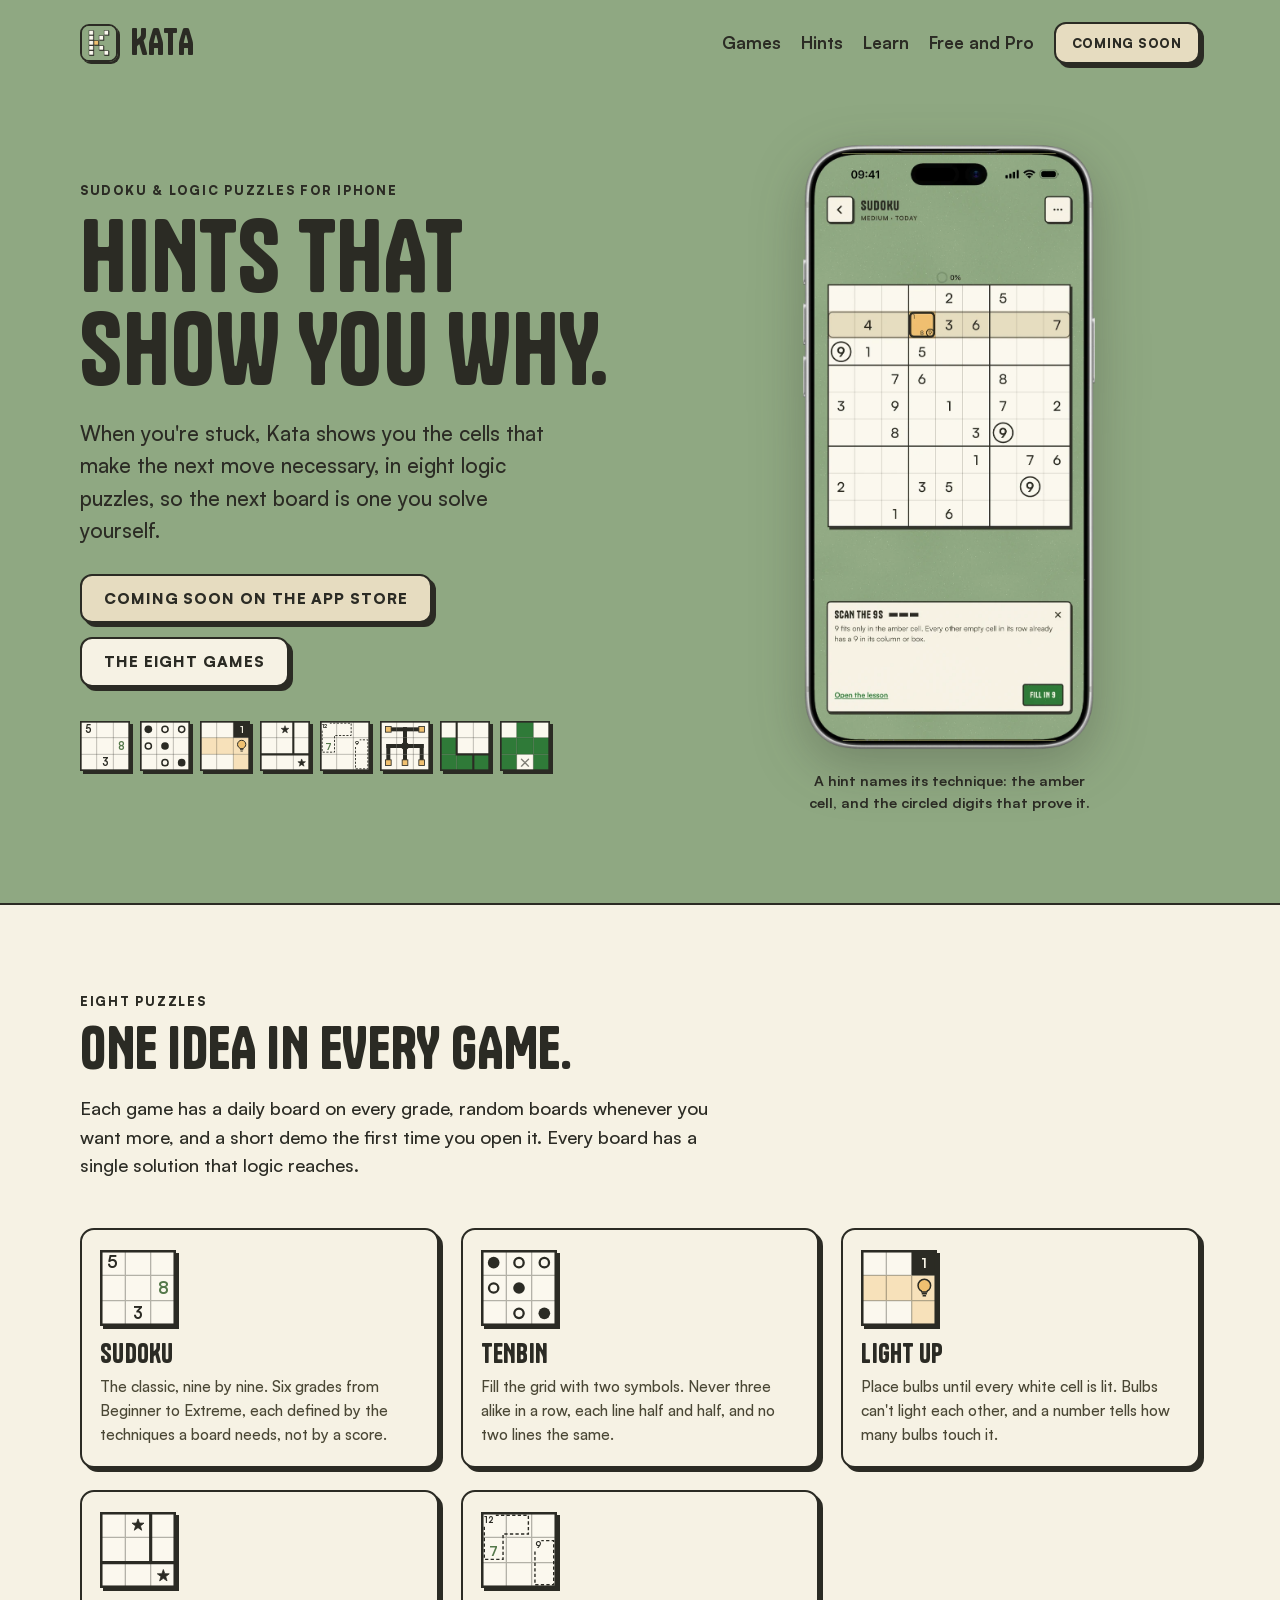
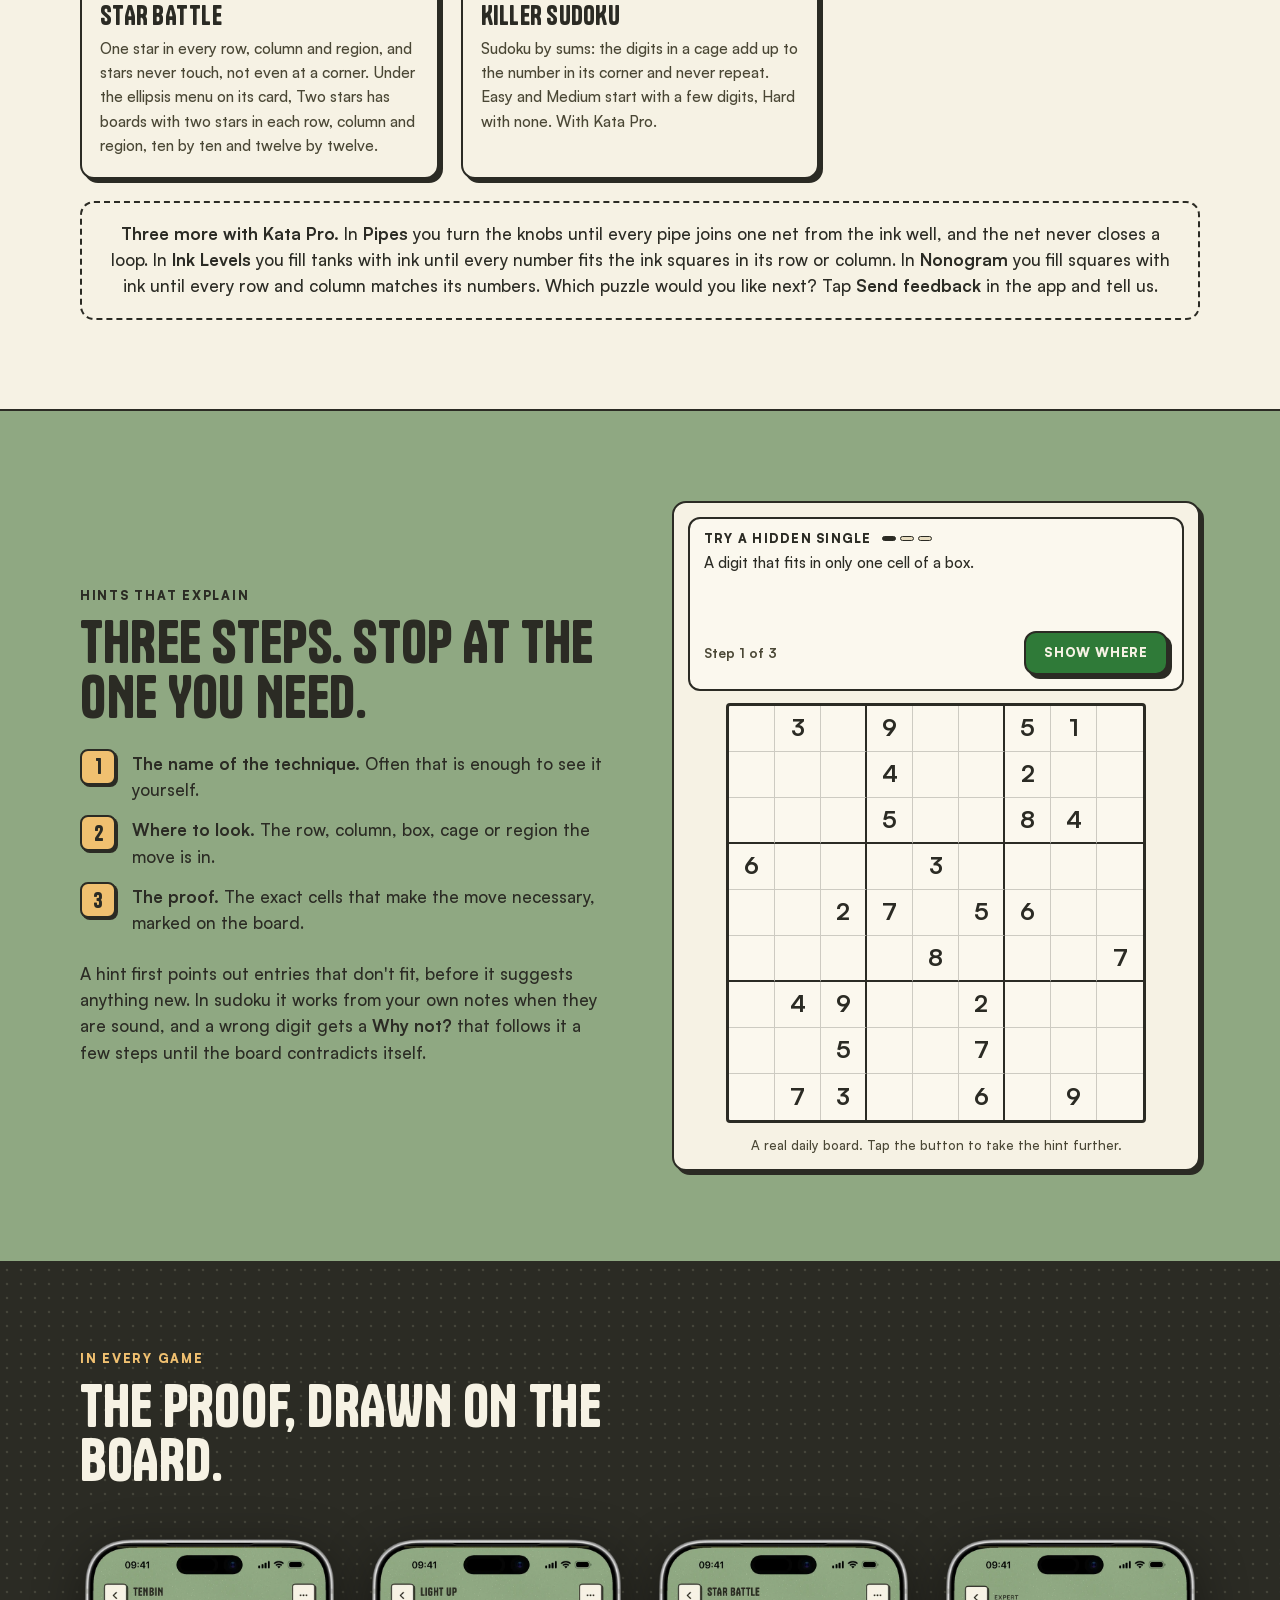
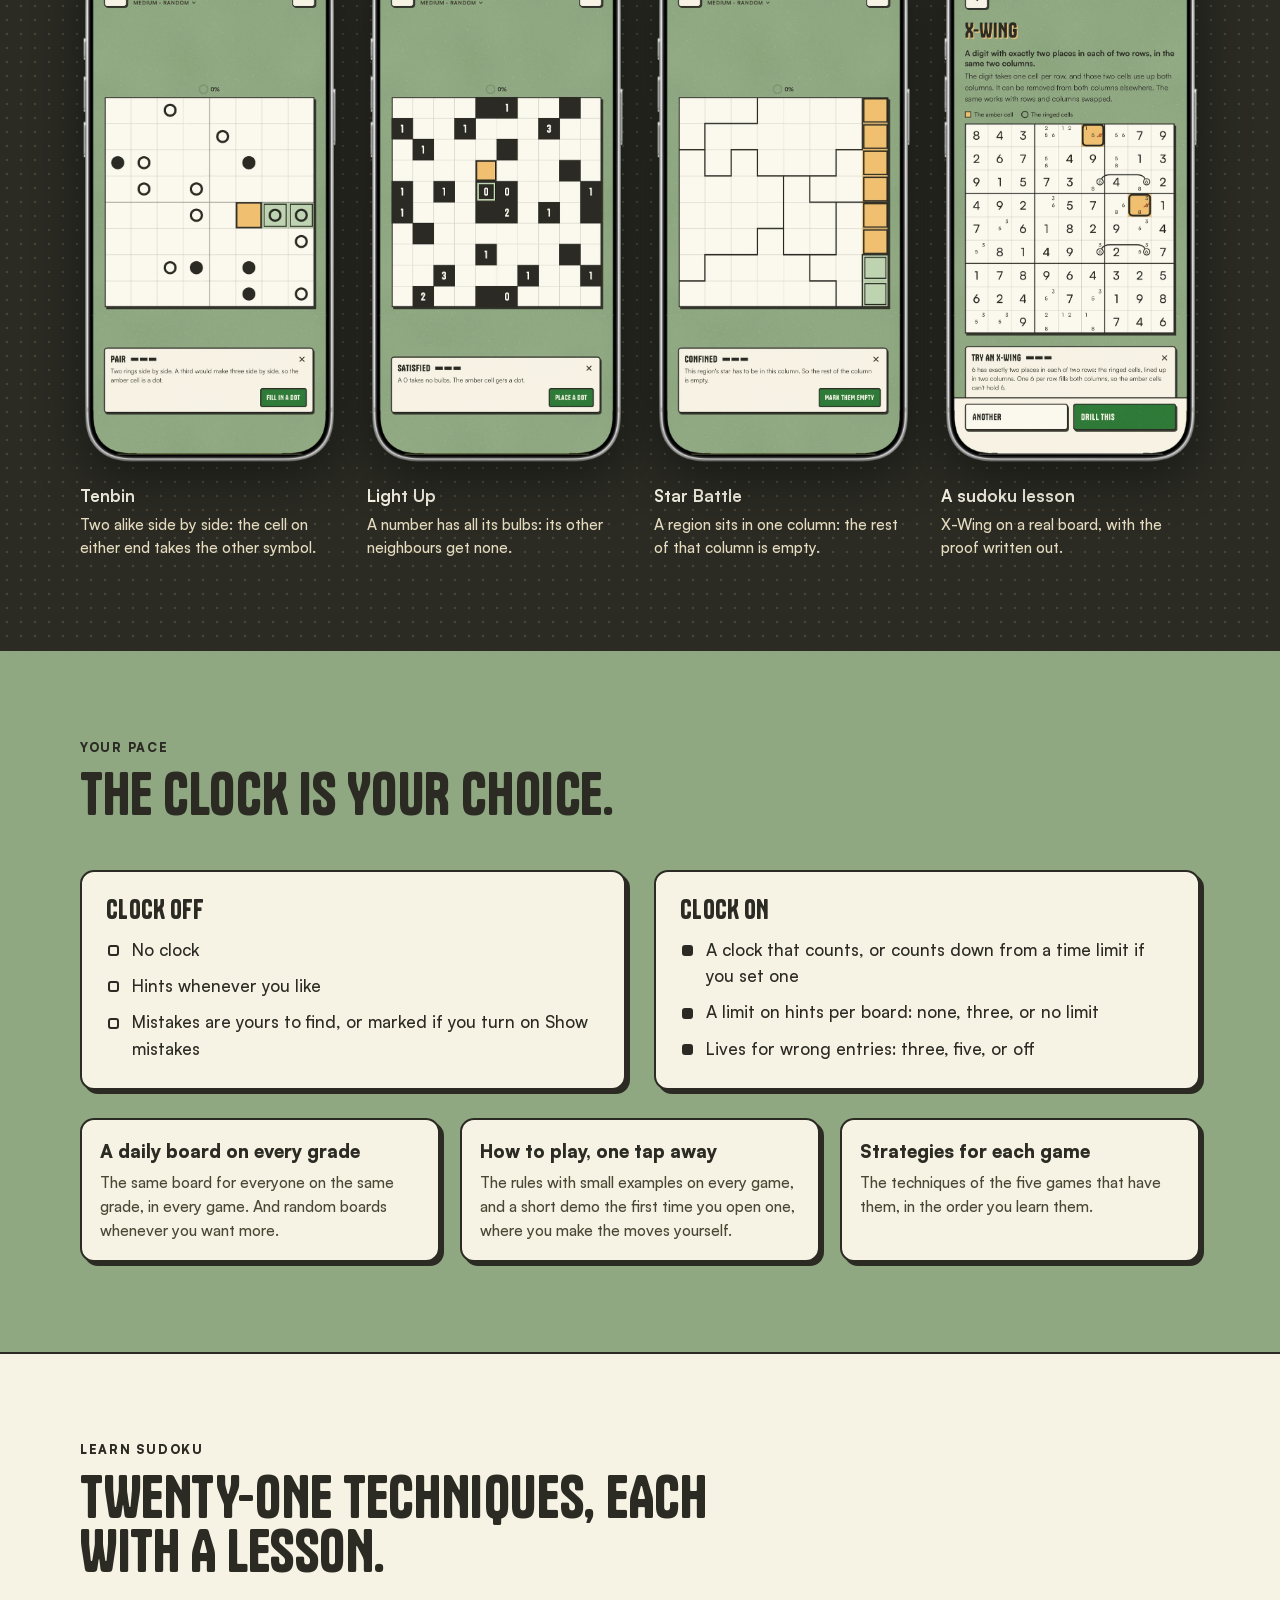
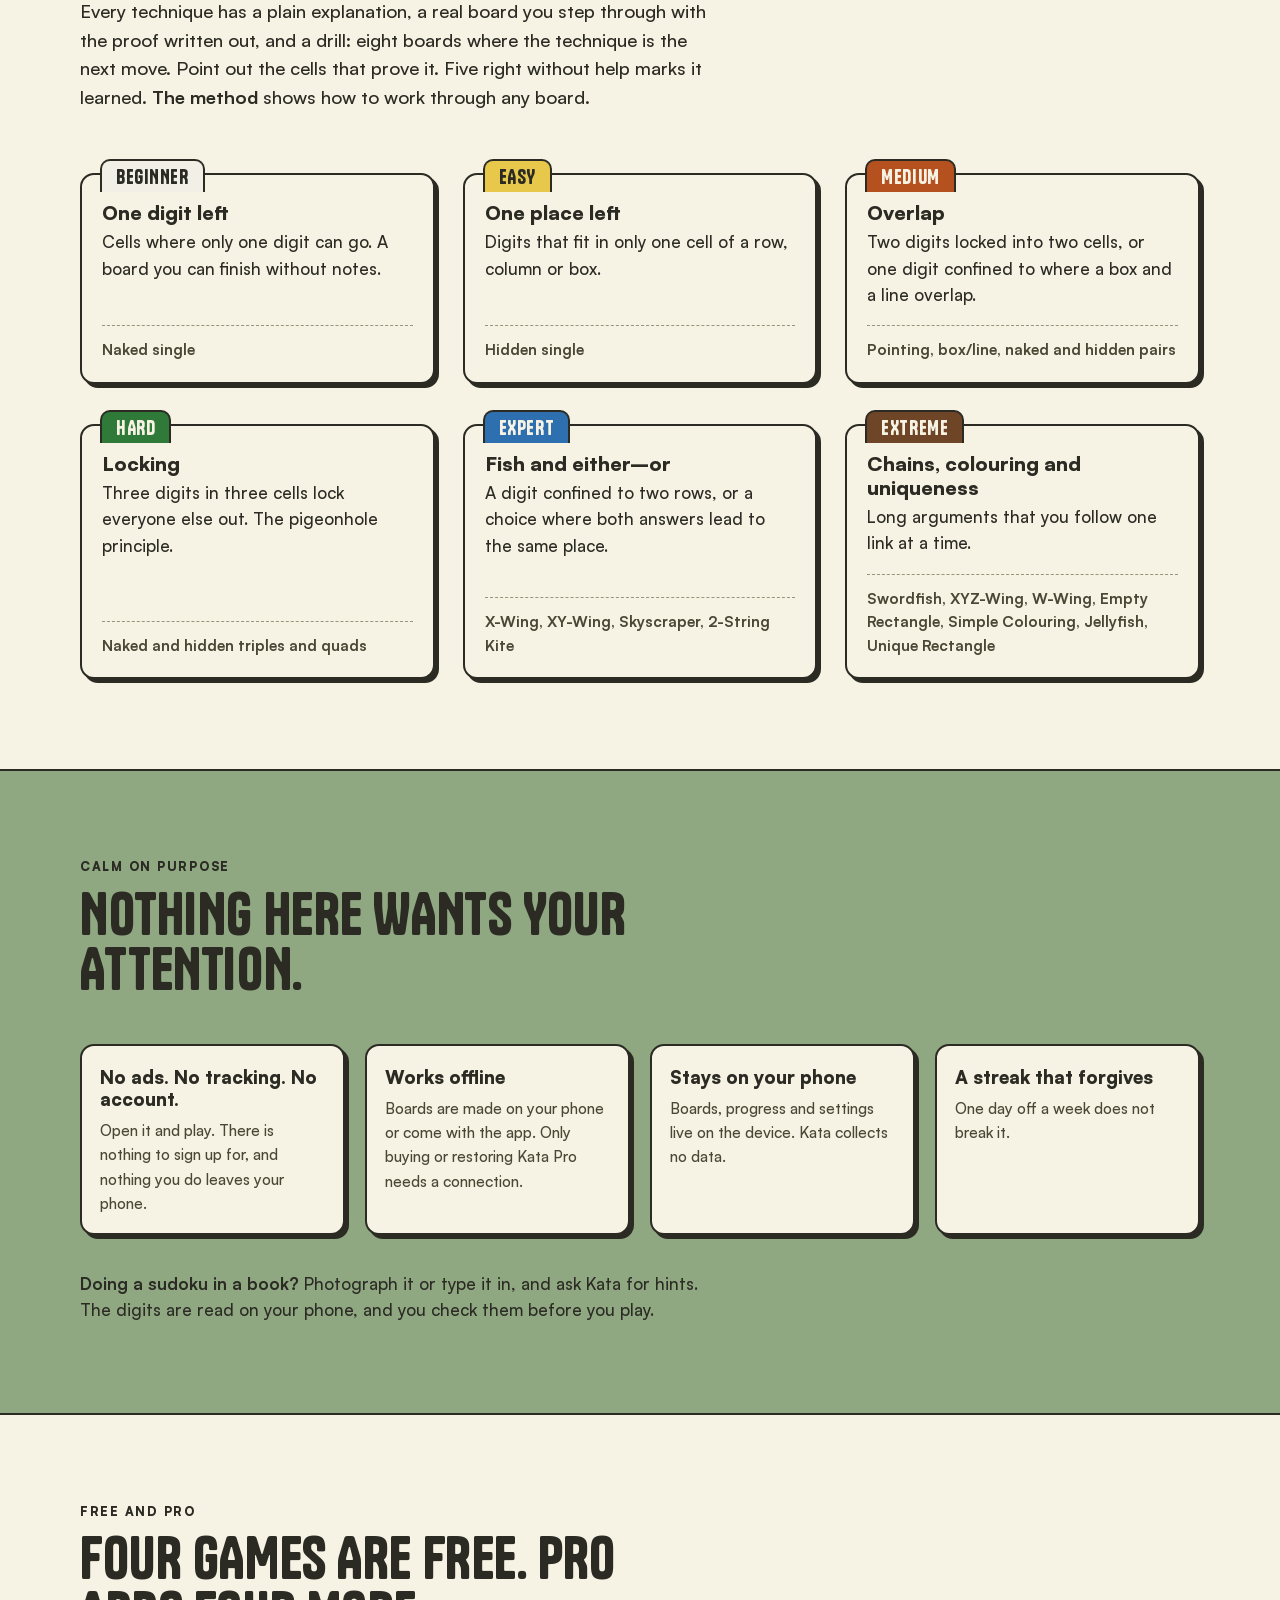
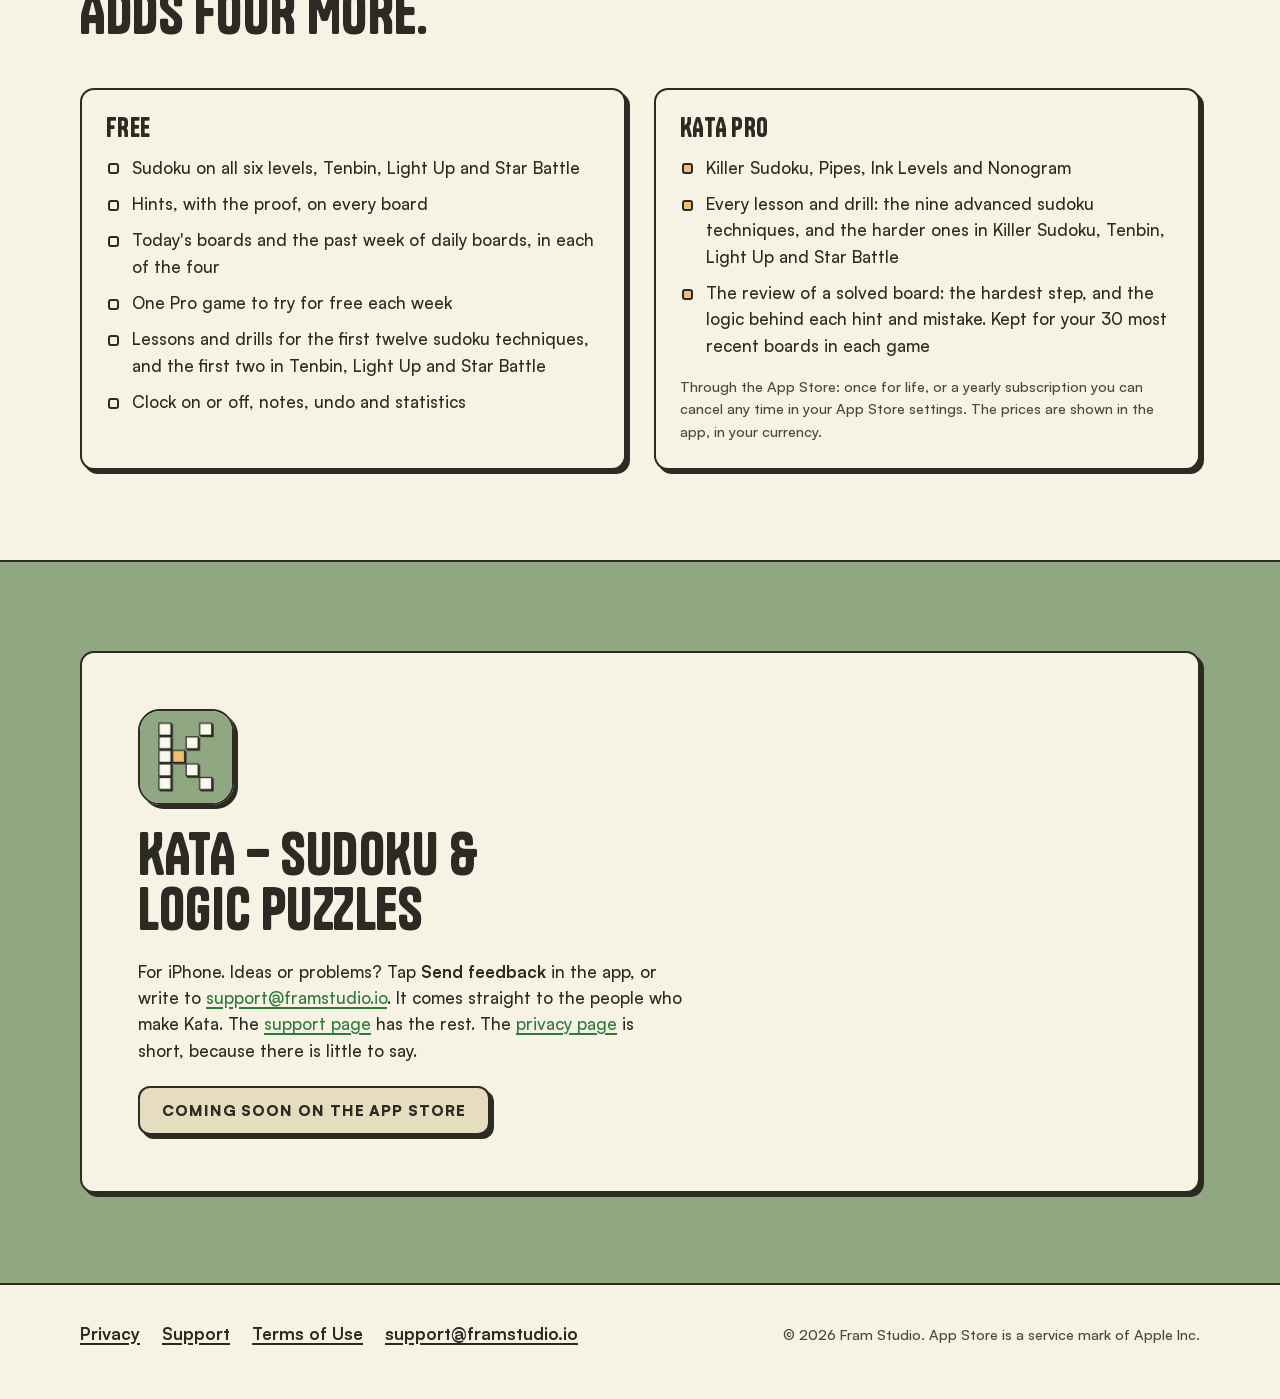
<file: index.html>
<!doctype html>
<html lang="en">
<head>
  <meta charset="utf-8">
  <meta name="viewport" content="width=device-width, initial-scale=1">
  <title>Kata – Sudoku &amp; Logic Puzzles: hints that show you why</title>
  <meta name="description" content="Eight logic puzzles for iPhone: Sudoku, Tenbin, Light Up, Star Battle, Killer Sudoku, Pipes, Ink Levels and Nonogram. Every hint ends in the cells that prove the move. Daily boards, lessons, dark mode, no ads, no tracking, no account.">
  <link rel="canonical" href="https://fram-studio.github.io/">
  <meta name="theme-color" content="#8fa882">
  <link rel="icon" type="image/png" sizes="32x32" href="/img/favicon-32.png">
  <link rel="icon" type="image/png" sizes="64x64" href="/img/favicon.png">
  <link rel="apple-touch-icon" href="/img/apple-touch-icon.png">

  <meta property="og:type" content="website">
  <meta property="og:site_name" content="Kata">
  <meta property="og:url" content="https://fram-studio.github.io/">
  <meta property="og:title" content="Kata – Sudoku &amp; Logic Puzzles">
  <meta property="og:description" content="Hints that show you why. Eight logic puzzles, from Sudoku to Nonogram, with daily boards and no ads.">
  <meta property="og:image" content="https://fram-studio.github.io/img/og.png">
  <meta property="og:image:width" content="1200">
  <meta property="og:image:height" content="630">
  <meta property="og:image:alt" content="The Kata icon and the words Hints that show you why, beside a sudoku hint and a Star Battle hint.">
  <meta name="twitter:card" content="summary_large_image">
  <meta name="twitter:title" content="Kata – Sudoku &amp; Logic Puzzles">
  <meta name="twitter:description" content="Hints that show you why. Eight logic puzzles, daily boards, dark mode, no ads, no tracking, no account.">
  <meta name="twitter:image" content="https://fram-studio.github.io/img/og.png">
  <meta name="twitter:image:alt" content="The Kata icon and the words Hints that show you why, beside a sudoku hint and a Star Battle hint.">

  <link rel="preload" href="/fonts/tanker-400.woff2" as="font" type="font/woff2" crossorigin>
  <link rel="preload" href="/fonts/satoshi-500.woff2" as="font" type="font/woff2" crossorigin>
  <link rel="stylesheet" href="/fonts/fonts.css">
  <link rel="stylesheet" href="/style.css">
  <!-- Seks spill fra 1.2: kortene står tre og tre. style.css er laget for fem (5 kolonner, og det
       fjerde kortet flyttet inn på nettbrett). Hører hjemme i style.css under .games; flyttes dit. -->
  <style>
    @media (min-width: 761px) {
      .games { grid-template-columns: repeat(3, minmax(0, 1fr)); }
      .game, .game:nth-child(4) { grid-column: auto; }
    }
  </style>

  <script type="application/ld+json">
  {
    "@context": "https://schema.org",
    "@type": "SoftwareApplication",
    "name": "Kata – Sudoku & Logic Puzzles",
    "alternateName": "Kata",
    "description": "Eight logic puzzles: Sudoku, Tenbin, Light Up, Star Battle, Killer Sudoku, Pipes, Ink Levels and Nonogram. Every hint ends in the cells that prove the move.",
    "url": "https://fram-studio.github.io/",
    "image": "https://fram-studio.github.io/img/og.png",
    "operatingSystem": "iOS",
    "applicationCategory": "GameApplication",
    "applicationSubCategory": "Puzzle",
    "offers": { "@type": "Offer", "price": "0", "priceCurrency": "USD" },
    "publisher": { "@type": "Organization", "name": "Fram Studio", "email": "support@framstudio.io" }
  }
  </script>
</head>
<body>
  <a class="skip" href="#main">Skip to the content</a>

  <!-- Spillikonene, tegnet som i appen (`PuzzleIcon.swift`): et 3 × 3-utsnitt av brettet i blekk på kremhvitt. -->
  <svg width="0" height="0" style="position: absolute" aria-hidden="true" focusable="false">
    <defs>
      <symbol id="bulb" viewBox="0 0 100 100">
        <path d="M28.08 59.92A31 31 0 1 1 71.92 59.92Q64 62 62 70L38 70Q36 62 28.08 59.92Z" fill="#f0c070" stroke="#2b2b24" stroke-width="7.5" stroke-linejoin="round"/>
        <rect x="37" y="74" width="26" height="8" rx="3" fill="#2b2b24"/>
        <rect x="41" y="85" width="18" height="7" rx="3" fill="#2b2b24"/>
      </symbol>
      <symbol id="star" viewBox="0 0 100 100">
        <path d="M50 4 61.8 37.2 97.6 37.9 69.1 59.8 79.4 94.1 50 73.6 20.6 94.1 30.9 59.8 2.4 37.9 38.2 37.2Z" fill="#2b2b24" stroke="#2b2b24" stroke-width="6" stroke-linejoin="round"/>
      </symbol>
      <g id="grid3">
        <path d="M20 0V60M40 0V60M0 20H60M0 40H60" stroke="#2b2b24" stroke-opacity=".35" stroke-width="1"/>
      </g>
      <symbol id="ico-sudoku" viewBox="0 0 60 60">
        <rect width="60" height="60" fill="#fbf8ee"/>
        <use href="#grid3"/>
        <g font-family="Satoshi, system-ui, sans-serif" font-weight="700" font-size="13" text-anchor="middle">
          <text x="10" y="14.6" fill="#2b2b24">5</text>
          <text x="50" y="34.6" fill="#54784a">8</text>
          <text x="30" y="54.6" fill="#2b2b24">3</text>
        </g>
        <rect x="1" y="1" width="58" height="58" fill="none" stroke="#2b2b24" stroke-width="2"/>
      </symbol>
      <symbol id="ico-mini" viewBox="0 0 60 60">
        <rect width="60" height="60" fill="#fbf8ee"/>
        <path d="M10 0V60M20 0V60M40 0V60M50 0V60M0 10H60M0 30H60M0 50H60" stroke="#2b2b24" stroke-opacity=".3" stroke-width=".75"/>
        <path d="M30 0V60M0 20H60M0 40H60" stroke="#2b2b24" stroke-width="2.1"/>
        <g font-family="Satoshi, system-ui, sans-serif" font-weight="700" font-size="8" text-anchor="middle">
          <text x="15" y="7.9" fill="#2b2b24">4</text>
          <text x="45" y="17.9" fill="#2b2b24">2</text>
          <text x="25" y="37.9" fill="#54784a">6</text>
          <text x="55" y="47.9" fill="#2b2b24">1</text>
        </g>
        <rect x="1" y="1" width="58" height="58" fill="none" stroke="#2b2b24" stroke-width="2"/>
      </symbol>
      <!-- Killer Sudoku (`KillerIconCages`): en L på 12 over tre ruter og to ruter på 9, stiplet innenfor
           rutene, linja brutt rundt summen, og et 7 i spillerens grønne blekk. -->
      <symbol id="ico-killer" viewBox="0 0 60 60">
        <rect width="60" height="60" fill="#fbf8ee"/>
        <use href="#grid3"/>
        <g fill="none" stroke="#2b2b24" stroke-width="1.1" stroke-dasharray="2.6 1.8">
          <path d="M2.6 2.6H37.4V17.4H17.4V37.4H2.6Z"/>
          <path d="M42.6 22.6H57.4V57.4H42.6Z"/>
        </g>
        <g fill="#fbf8ee"><rect x="1.6" y="1.2" width="10" height="9"/><rect x="41.6" y="21.2" width="6" height="9"/></g>
        <g font-family="Satoshi, system-ui, sans-serif" font-weight="700" font-size="7.2" fill="#2b2b24">
          <text x="2.6" y="8.5">12</text>
          <text x="42.6" y="28.5">9</text>
        </g>
        <text x="10" y="34.8" fill="#54784a" font-family="Satoshi, system-ui, sans-serif" font-weight="700" font-size="11.2" text-anchor="middle">7</text>
        <rect x="1" y="1" width="58" height="58" fill="none" stroke="#2b2b24" stroke-width="2"/>
      </symbol>
      <symbol id="ico-tenbin" viewBox="0 0 60 60">
        <rect width="60" height="60" fill="#fbf8ee"/>
        <use href="#grid3"/>
        <g fill="#2b2b24">
          <circle cx="10" cy="10" r="4.6"/><circle cx="30" cy="30" r="4.6"/><circle cx="50" cy="50" r="4.6"/>
        </g>
        <g fill="none" stroke="#2b2b24" stroke-width="1.8">
          <circle cx="30" cy="10" r="3.7"/><circle cx="50" cy="10" r="3.7"/><circle cx="10" cy="30" r="3.7"/><circle cx="30" cy="50" r="3.7"/>
        </g>
        <rect x="1" y="1" width="58" height="58" fill="none" stroke="#2b2b24" stroke-width="2"/>
      </symbol>
      <symbol id="ico-lightup" viewBox="0 0 60 60">
        <rect width="60" height="60" fill="#fbf8ee"/>
        <g fill="#f0c070" fill-opacity=".42"><rect x="0" y="20" width="60" height="20"/><rect x="40" y="40" width="20" height="20"/></g>
        <use href="#grid3"/>
        <rect x="40" y="0" width="20" height="20" fill="#2b2b24"/>
        <text x="50" y="14" fill="#f6f2e4" font-family="Satoshi, system-ui, sans-serif" font-weight="700" font-size="11" text-anchor="middle">1</text>
        <use href="#bulb" x="42" y="22" width="16" height="16"/>
        <rect x="1" y="1" width="58" height="58" fill="none" stroke="#2b2b24" stroke-width="2"/>
      </symbol>
      <symbol id="ico-pipes" viewBox="0 0 60 60">
        <rect width="60" height="60" fill="#fbf8ee"/>
        <use href="#grid3"/>
        <g fill="#2b2b24"><rect x="7.6" y="7.6" width="12.4" height="4.8"/><rect x="27.6" y="7.6" width="12.4" height="4.8"/><rect x="27.6" y="7.6" width="4.8" height="12.4"/><rect x="20" y="7.6" width="12.4" height="4.8"/><rect x="40" y="7.6" width="12.4" height="4.8"/><rect x="7.6" y="27.6" width="12.4" height="4.8"/><rect x="7.6" y="27.6" width="4.8" height="12.4"/><rect x="27.6" y="20" width="4.8" height="12.4"/><rect x="27.6" y="27.6" width="12.4" height="4.8"/><rect x="27.6" y="27.6" width="4.8" height="12.4"/><rect x="20" y="27.6" width="12.4" height="4.8"/><rect x="47.6" y="27.6" width="4.8" height="12.4"/><rect x="40" y="27.6" width="12.4" height="4.8"/><rect x="7.6" y="40" width="4.8" height="12.4"/><rect x="27.6" y="40" width="4.8" height="12.4"/><rect x="47.6" y="40" width="4.8" height="12.4"/><circle cx="30" cy="30" r="4.6"/></g>
        <g fill="#f0c070" stroke="#2b2b24" stroke-width="1"><rect x="6.6" y="6.6" width="6.8" height="6.8"/><rect x="46.6" y="6.6" width="6.8" height="6.8"/><rect x="6.6" y="46.6" width="6.8" height="6.8"/><rect x="26.6" y="46.6" width="6.8" height="6.8"/><rect x="46.6" y="46.6" width="6.8" height="6.8"/></g>
        <rect x="1" y="1" width="58" height="58" fill="none" stroke="#2b2b24" stroke-width="2"/>
      </symbol>
      <symbol id="ico-ink" viewBox="0 0 60 60">
        <rect width="60" height="60" fill="#fbf8ee"/>
        <g fill="#2f7a38"><rect x="0" y="20" width="20" height="20"/><rect x="0" y="40" width="20" height="20"/><rect x="20" y="40" width="20" height="20"/><rect x="40" y="40" width="20" height="20"/></g>
        <use href="#grid3"/>
        <path d="M20 0V20M20 20V40M20 40H40M40 40H60M40 40V60" stroke="#2b2b24" stroke-width="2.5" stroke-linecap="square"/>
        <rect x="1" y="1" width="58" height="58" fill="none" stroke="#2b2b24" stroke-width="2"/>
      </symbol>
      <symbol id="ico-nonogram" viewBox="0 0 60 60">
        <rect width="60" height="60" fill="#fbf8ee"/>
        <g fill="#2f7a38"><rect x="20" y="0" width="20" height="20"/><rect x="0" y="20" width="20" height="20"/><rect x="20" y="20" width="20" height="20"/><rect x="40" y="20" width="20" height="20"/><rect x="0" y="40" width="20" height="20"/><rect x="40" y="40" width="20" height="20"/></g>
        <use href="#grid3"/>
        <path d="M25.8 45.8 34.2 54.2M34.2 45.8 25.8 54.2" stroke="#2b2b24" stroke-opacity=".6" stroke-width="1.6" stroke-linecap="round"/>
        <rect x="1" y="1" width="58" height="58" fill="none" stroke="#2b2b24" stroke-width="2"/>
      </symbol>
      <symbol id="ico-starbattle" viewBox="0 0 60 60">
        <rect width="60" height="60" fill="#fbf8ee"/>
        <use href="#grid3"/>
        <use href="#star" x="25" y="5" width="10" height="10"/>
        <use href="#star" x="45" y="45" width="10" height="10"/>
        <path d="M40 0V40M0 40H60" stroke="#2b2b24" stroke-width="2.5" stroke-linecap="square"/>
        <rect x="1" y="1" width="58" height="58" fill="none" stroke="#2b2b24" stroke-width="2"/>
      </symbol>
    </defs>
  </svg>

  <header class="top">
    <div class="wrap">
      <a class="mark" href="/"><img src="/img/icon.png" alt="" width="38" height="38">Kata</a>
      <nav aria-label="Main">
        <a href="#games">Games</a>
        <a href="#proof">Hints</a>
        <a href="#learn">Learn</a>
        <a href="#plus">Free and Pro</a>
        <span class="button quiet store soon" data-store data-short>Coming soon</span>
      </nav>
    </div>
  </header>

  <main id="main">
    <section class="hero" aria-labelledby="h1">
      <div class="wrap">
        <div>
          <p class="eyebrow">Sudoku &amp; logic puzzles for iPhone</p>
          <h1 id="h1">Hints that show you why.</h1>
          <p class="lede">When you're stuck, Kata shows you the cells that make the next move necessary, in eight logic puzzles, so the next board is one you solve yourself.</p>
          <div class="actions">
            <span class="button store soon" data-store>Coming soon on the App Store</span>
            <a class="button quiet" href="#games">The eight games</a>
          </div>
          <ul class="icon-row" aria-label="The eight games">
            <li><svg viewBox="0 0 60 60" role="img" aria-label="Sudoku"><use href="#ico-sudoku"/></svg></li>
            <li><svg viewBox="0 0 60 60" role="img" aria-label="Tenbin"><use href="#ico-tenbin"/></svg></li>
            <li><svg viewBox="0 0 60 60" role="img" aria-label="Light Up"><use href="#ico-lightup"/></svg></li>
            <li><svg viewBox="0 0 60 60" role="img" aria-label="Star Battle"><use href="#ico-starbattle"/></svg></li>
            <li><svg viewBox="0 0 60 60" role="img" aria-label="Killer Sudoku"><use href="#ico-killer"/></svg></li>
            <li><svg viewBox="0 0 60 60" role="img" aria-label="Pipes"><use href="#ico-pipes"/></svg></li>
            <li><svg viewBox="0 0 60 60" role="img" aria-label="Ink Levels"><use href="#ico-ink"/></svg></li>
            <li><svg viewBox="0 0 60 60" role="img" aria-label="Nonogram"><use href="#ico-nonogram"/></svg></li>
          </ul>
        </div>
        <figure class="phone">
          <img src="/img/hint-proof.webp" width="735" height="1500" fetchpriority="high" alt="A Medium sudoku with a hint open: Scan the 9s. The 9 fits only in the amber cell; the 9s that rule out the other empty cells in its row are circled.">
          <figcaption>A hint names its technique: the amber cell, and the circled digits that prove it.</figcaption>
        </figure>
      </div>
    </section>

    <section class="band" id="games" aria-labelledby="games-h">
      <div class="wrap">
        <div class="head">
          <p class="eyebrow">Eight puzzles</p>
          <h2 id="games-h">One idea in every game.</h2>
          <p class="sub">Each game has a daily board on every grade, random boards whenever you want more, and a short demo the first time you open it. Every board has a single solution that logic reaches.</p>
        </div>
        <ul class="games">
          <li class="card game">
            <svg viewBox="0 0 60 60" aria-hidden="true"><use href="#ico-sudoku"/></svg>
            <div>
              <h3>Sudoku</h3>
              <p>The classic, nine by nine. Six grades from Beginner to Extreme, each defined by the techniques a board needs, not by a score.</p>
            </div>
          </li>
          <li class="card game">
            <svg viewBox="0 0 60 60" aria-hidden="true"><use href="#ico-tenbin"/></svg>
            <div>
              <h3>Tenbin</h3>
              <p>Fill the grid with two symbols. Never three alike in a row, each line half and half, and no two lines the same.</p>
            </div>
          </li>
          <li class="card game">
            <svg viewBox="0 0 60 60" aria-hidden="true"><use href="#ico-lightup"/></svg>
            <div>
              <h3>Light Up</h3>
              <p>Place bulbs until every white cell is lit. Bulbs can't light each other, and a number tells how many bulbs touch it.</p>
            </div>
          </li>
          <li class="card game">
            <svg viewBox="0 0 60 60" aria-hidden="true"><use href="#ico-starbattle"/></svg>
            <div>
              <h3>Star Battle</h3>
              <p>One star in every row, column and region, and stars never touch, not even at a corner. Under the ellipsis menu on its card, Two stars has boards with two stars in each row, column and region, ten by ten and twelve by twelve.</p>
            </div>
          </li>
          <li class="card game">
            <svg viewBox="0 0 60 60" aria-hidden="true"><use href="#ico-killer"/></svg>
            <div>
              <h3>Killer Sudoku</h3>
              <p>Sudoku by sums: the digits in a cage add up to the number in its corner and never repeat. Easy and Medium start with a few digits, Hard with none. With Kata Pro.</p>
            </div>
          </li>
        </ul>
        <p class="more-games"><strong>Three more with Kata Pro.</strong> In <strong>Pipes</strong> you turn the knobs until every pipe joins one net from the ink well, and the net never closes a loop. In <strong>Ink Levels</strong> you fill tanks with ink until every number fits the ink squares in its row or column. In <strong>Nonogram</strong> you fill squares with ink until every row and column matches its numbers. Which puzzle would you like next? Tap <strong>Send feedback</strong> in the app and tell us.</p>
      </div>
    </section>

    <!-- Hintet vises i stedet for å beskrives: ett hint, i tre trinn, på et ekte brett (demo.js). -->
    <section id="proof" aria-labelledby="proof-h">
      <div class="wrap split">
        <div>
          <p class="eyebrow">Hints that explain</p>
          <h2 id="proof-h">Three steps. Stop at the one you need.</h2>
          <ol class="steps">
            <li><strong>The name of the technique.</strong> Often that is enough to see it yourself.</li>
            <li><strong>Where to look.</strong> The row, column, box, cage or region the move is in.</li>
            <li><strong>The proof.</strong> The exact cells that make the move necessary, marked on the board.</li>
          </ol>
          <p>A hint first points out entries that don't fit, before it suggests anything new. In sudoku it works from your own notes when they are sound, and a wrong digit gets a <strong>Why not?</strong> that follows it a few steps until the board contradicts itself.</p>
        </div>

        <div class="card demo" id="demo" role="group" aria-label="Try a hint, step by step">
          <div class="strip">
            <div class="strip-head">
              <span class="strip-title" id="demo-title">Try a hidden single</span>
              <span class="ticks" aria-hidden="true"><i class="on"></i><i></i><i></i></span>
            </div>
            <p id="demo-body" aria-live="polite">A digit that fits in only one cell of a box.</p>
            <div class="row">
              <span class="links" id="demo-step">Step 1 of 3</span>
              <button class="button" type="button" id="demo-next">Show where</button>
            </div>
          </div>
          <div class="board" id="board" role="img" aria-label="A sudoku board. The hint has not shown where to look yet."></div>
          <p class="demo-caption">A real daily board. Tap the button to take the hint further.</p>
        </div>
      </div>
    </section>

    <section class="night" id="see" aria-labelledby="see-h">
      <div class="wrap">
        <div class="head">
          <p class="eyebrow">In every game</p>
          <h2 id="see-h">The proof, drawn on the board.</h2>
        </div>
        <div class="shots">
          <figure class="shot">
            <img src="/img/tenbin-hint.webp" width="735" height="1500" loading="lazy" alt="A Tenbin hint named Pair: two rings side by side, so the amber cell beside them takes a dot.">
            <figcaption>Tenbin<span>Two alike side by side: the cell on either end takes the other symbol.</span></figcaption>
          </figure>
          <!-- TODO: killer screenshot. Et Killer-hint på beviset (f.eks. The 45 rule: `-screen killer:medium:rule45:hint3`),
               laget med docs/store-screenshots/tools/site.py som de andre, som site/img/killer-hint.webp. Fire bilder står
               fire i bredden (.shots); med et femte må ett ut, eller rutenettet i style.css endres. -->
          <!-- <figure class="shot">
            <img src="/img/killer-hint.webp" width="735" height="1500" loading="lazy" alt="A Killer Sudoku hint named The 45 rule: the cages inside a row cover all but one cell, so the amber cell is 45 minus their sum.">
            <figcaption>Killer Sudoku<span>A row adds up to 45: the one cell its cages leave out is the difference.</span></figcaption>
          </figure> -->
          <figure class="shot">
            <img src="/img/light-up-hint.webp" width="735" height="1500" loading="lazy" alt="A Light Up hint named Satisfied: a 0 takes no bulbs, so the amber cell next to it gets a dot.">
            <figcaption>Light Up<span>A number has all its bulbs: its other neighbours get none.</span></figcaption>
          </figure>
          <figure class="shot">
            <img src="/img/star-battle-hint.webp" width="735" height="1500" loading="lazy" alt="A Star Battle hint named Confined: one region's star has to be in a single column, so the rest of that column is marked empty.">
            <figcaption>Star Battle<span>A region sits in one column: the rest of that column is empty.</span></figcaption>
          </figure>
          <figure class="shot">
            <img src="/img/lesson-x-wing.webp" width="735" height="1500" loading="lazy" alt="The X-Wing lesson: a sudoku with the two columns and two rows of the pattern marked, and the proof written out below.">
            <figcaption>A sudoku lesson<span>X-Wing on a real board, with the proof written out.</span></figcaption>
          </figure>
        </div>
      </div>
    </section>

    <section id="pace" aria-labelledby="pace-h">
      <div class="wrap">
        <div class="head">
          <p class="eyebrow">Your pace</p>
          <h2 id="pace-h">The clock is your choice.</h2>
        </div>
        <div class="twocol">
          <div class="card plan">
            <h3>Clock off</h3>
            <ul>
              <li>No clock</li>
              <li>Hints whenever you like</li>
              <li>Mistakes are yours to find, or marked if you turn on Show mistakes</li>
            </ul>
          </div>
          <div class="card plan challenge">
            <h3>Clock on</h3>
            <ul>
              <li>A clock that counts, or counts down from a time limit if you set one</li>
              <li>A limit on hints per board: none, three, or no limit</li>
              <li>Lives for wrong entries: three, five, or off</li>
            </ul>
          </div>
        </div>
        <div class="trio">
          <div class="card"><h3>A daily board on every grade</h3><p>The same board for everyone on the same grade, in every game. And random boards whenever you want more.</p></div>
          <div class="card"><h3>How to play, one tap away</h3><p>The rules with small examples on every game, and a short demo the first time you open one, where you make the moves yourself.</p></div>
          <div class="card"><h3>Strategies for each game</h3><p>The techniques of the five games that have them, in the order you learn them.</p></div>
        </div>
      </div>
    </section>

    <section class="band" id="learn" aria-labelledby="learn-h">
      <div class="wrap">
        <div class="head">
          <p class="eyebrow">Learn sudoku</p>
          <h2 id="learn-h">Twenty-one techniques, each with a lesson.</h2>
          <p class="sub">Every technique has a plain explanation, a real board you step through with the proof written out, and a drill: eight boards where the technique is the next move. Point out the cells that prove it. Five right without help marks it learned. <strong>The method</strong> shows how to work through any board.</p>
        </div>
        <div class="levels">
          <article class="card folder">
            <span class="tab" style="background: var(--belt-beginner); color: var(--ink)">Beginner</span>
            <h3>One digit left</h3>
            <p>Cells where only one digit can go. A board you can finish without notes.</p>
            <p class="tech">Naked single</p>
          </article>
          <article class="card folder">
            <span class="tab" style="background: var(--belt-easy); color: var(--ink)">Easy</span>
            <h3>One place left</h3>
            <p>Digits that fit in only one cell of a row, column or box.</p>
            <p class="tech">Hidden single</p>
          </article>
          <article class="card folder">
            <span class="tab" style="background: var(--belt-medium); color: var(--card)">Medium</span>
            <h3>Overlap</h3>
            <p>Two digits locked into two cells, or one digit confined to where a box and a line overlap.</p>
            <p class="tech">Pointing, box/line, naked and hidden pairs</p>
          </article>
          <article class="card folder">
            <span class="tab" style="background: var(--belt-hard); color: var(--card)">Hard</span>
            <h3>Locking</h3>
            <p>Three digits in three cells lock everyone else out. The pigeonhole principle.</p>
            <p class="tech">Naked and hidden triples and quads</p>
          </article>
          <article class="card folder">
            <span class="tab" style="background: var(--belt-expert); color: var(--card)">Expert</span>
            <h3>Fish and either&#8211;or</h3>
            <p>A digit confined to two rows, or a choice where both answers lead to the same place.</p>
            <p class="tech">X-Wing, XY-Wing, Skyscraper, 2-String Kite</p>
          </article>
          <article class="card folder">
            <span class="tab" style="background: var(--belt-extreme); color: var(--card)">Extreme</span>
            <h3>Chains, colouring and uniqueness</h3>
            <p>Long arguments that you follow one link at a time.</p>
            <p class="tech">Swordfish, XYZ-Wing, W-Wing, Empty Rectangle, Simple Colouring, Jellyfish, Unique Rectangle</p>
          </article>
        </div>
      </div>
    </section>

    <section aria-labelledby="calm-h">
      <div class="wrap">
        <div class="head">
          <p class="eyebrow">Calm on purpose</p>
          <h2 id="calm-h">Nothing here wants your attention.</h2>
        </div>
        <div class="calm">
          <div class="card"><h3>No ads. No tracking. No account.</h3><p>Open it and play. There is nothing to sign up for, and nothing you do leaves your phone.</p></div>
          <div class="card"><h3>Works offline</h3><p>Boards are made on your phone or come with the app. Only buying or restoring Kata Pro needs a connection.</p></div>
          <div class="card"><h3>Stays on your phone</h3><p>Boards, progress and settings live on the device. Kata collects no data.</p></div>
          <div class="card"><h3>A streak that forgives</h3><p>One day off a week does not break it.</p></div>
        </div>
        <p class="aside"><strong>Doing a sudoku in a book?</strong> Photograph it or type it in, and ask Kata for hints. The digits are read on your phone, and you check them before you play.</p>
      </div>
    </section>

    <section class="band" id="plus" aria-labelledby="plus-h">
      <div class="wrap">
        <div class="head">
          <p class="eyebrow">Free and Pro</p>
          <h2 id="plus-h">Four games are free. Pro adds four more.</h2>
        </div>
        <div class="twocol">
          <div class="card plan">
            <h3>Free</h3>
            <!-- Pro (PaywallView, PlusGate): to gratis teknikker per spill, tolv i sudoku; ett engangskjøp (Plus.storekit). -->
            <ul>
              <li>Sudoku on all six levels, Tenbin, Light Up and Star Battle</li>
              <li>Hints, with the proof, on every board</li>
              <li>Today's boards and the past week of daily boards, in each of the four</li>
              <li>One Pro game to try for free each week</li>
              <li>Lessons and drills for the first twelve sudoku techniques, and the first two in Tenbin, Light Up and Star Battle</li>
              <li>Clock on or off, notes, undo and statistics</li>
            </ul>
          </div>
          <div class="card plan plus">
            <h3>Kata Pro</h3>
            <ul>
              <li>Killer Sudoku, Pipes, Ink Levels and Nonogram</li>
              <li>Every lesson and drill: the nine advanced sudoku techniques, and the harder ones in Killer Sudoku, Tenbin, Light Up and Star Battle</li>
              <li>The review of a solved board: the hardest step, and the logic behind each hint and mistake. Kept for your 30 most recent boards in each game</li>
            </ul>
            <p class="note">Through the App Store: once for life, or a yearly subscription you can cancel any time in your App Store settings. The prices are shown in the app, in your currency.</p>
          </div>
        </div>
      </div>
    </section>

    <section class="closing" id="get" aria-labelledby="get-h">
      <div class="wrap">
        <div class="card">
          <img src="/img/icon.png" alt="" width="96" height="96" class="app-icon" loading="lazy">
          <h2 id="get-h">Kata – Sudoku &amp; Logic Puzzles</h2>
          <p>For iPhone. Ideas or problems? Tap <strong>Send feedback</strong> in the app, or write to <a href="mailto:support@framstudio.io">support@framstudio.io</a>. It comes straight to the people who make Kata. The <a href="/support">support page</a> has the rest. The <a href="/privacy">privacy page</a> is short, because there is little to say.</p>
          <span class="button store soon" data-store>Coming soon on the App Store</span>
        </div>
      </div>
    </section>
  </main>

  <footer>
    <div class="wrap">
      <nav aria-label="Legal">
        <a href="/privacy">Privacy</a>
        <a href="/support">Support</a>
        <a href="https://www.apple.com/legal/internet-services/itunes/dev/stdeula/">Terms of Use</a>
        <a href="mailto:support@framstudio.io">support@framstudio.io</a>
      </nav>
      <small>&copy; 2026 Fram Studio. App Store is a service mark of Apple Inc.</small>
    </div>
  </footer>

  <script src="/store.js"></script>
  <script src="/demo.js"></script>
</body>
</html>
</file>
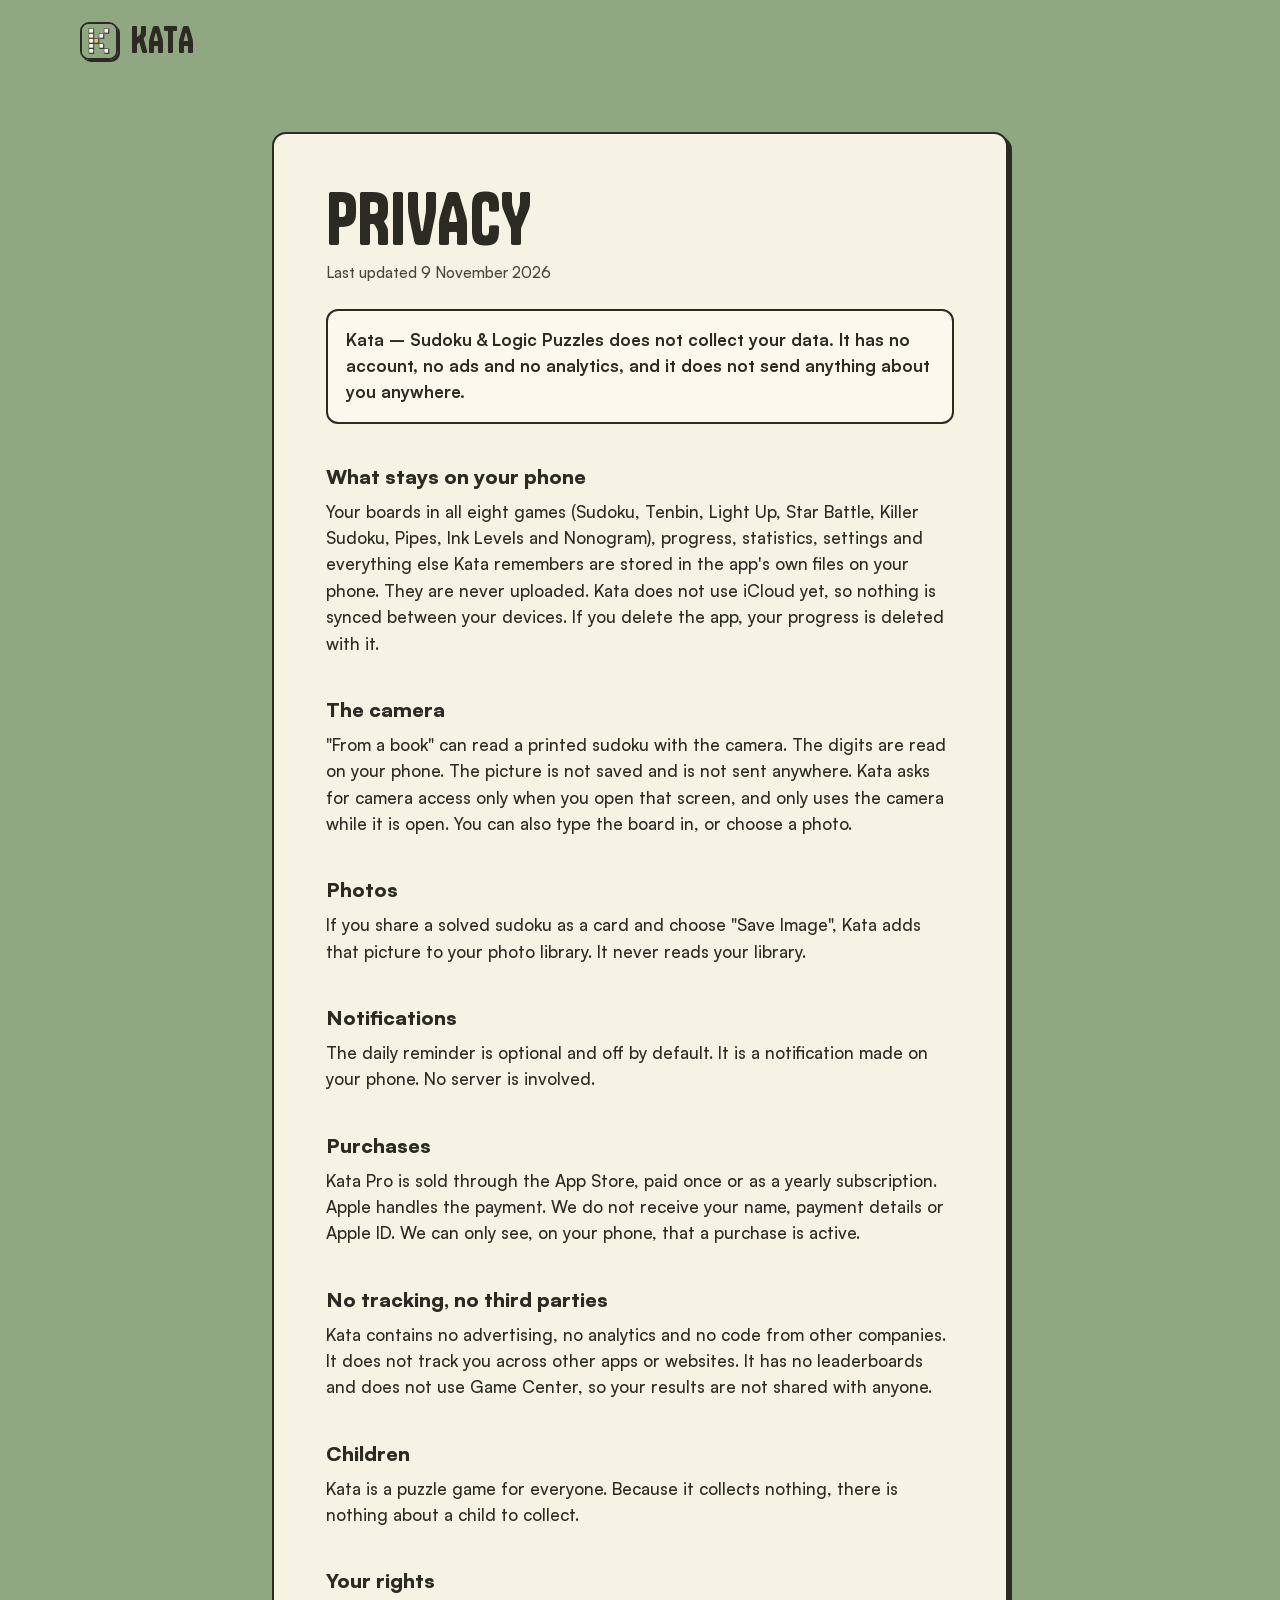
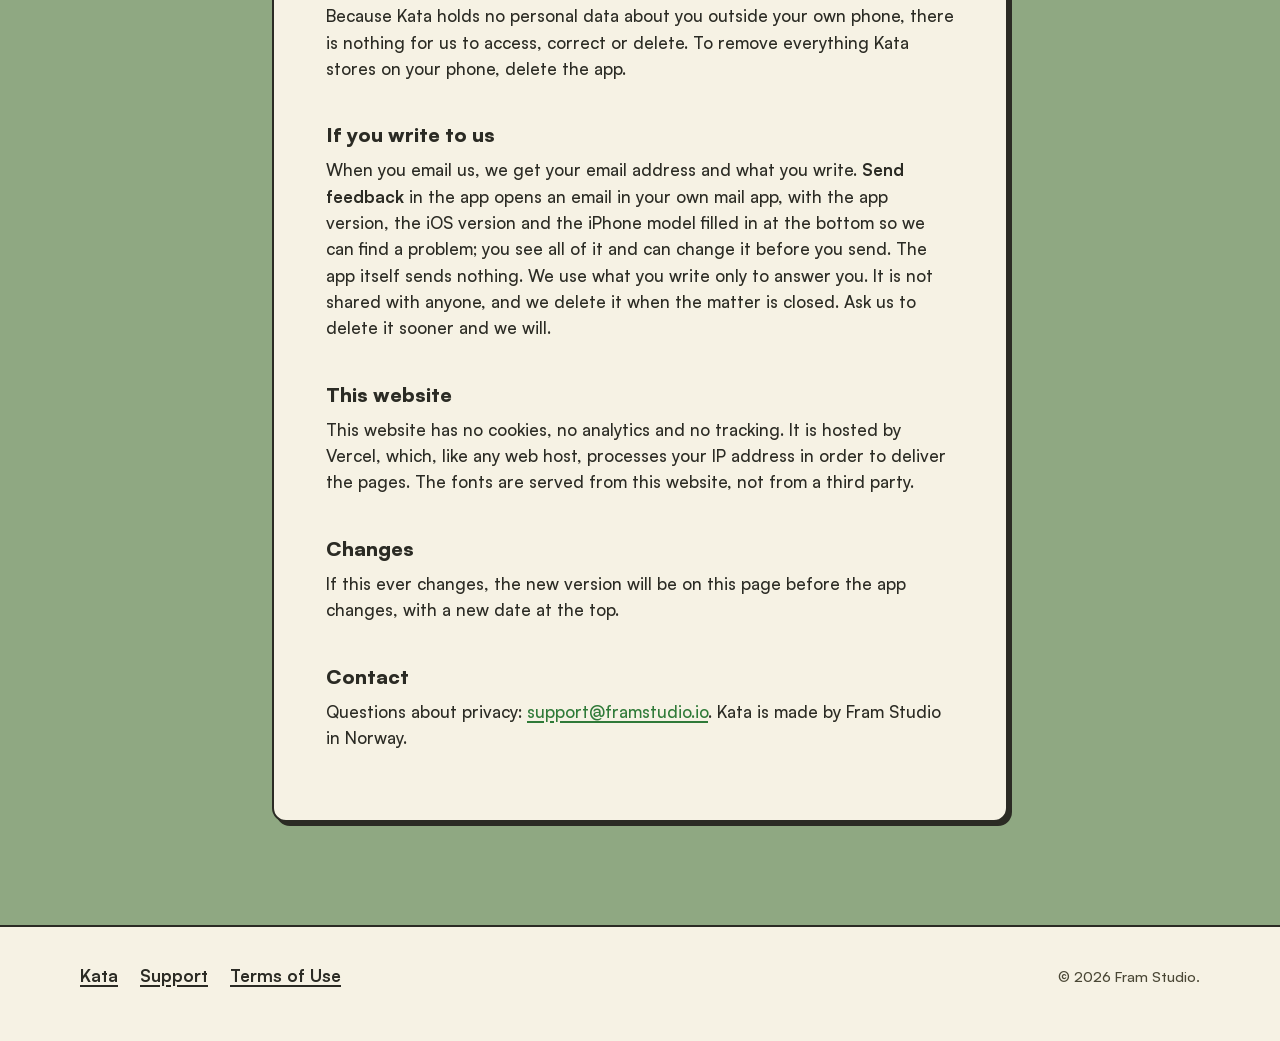
<file: privacy/index.html>
<!doctype html>
<html lang="en">
<head>
  <meta charset="utf-8">
  <meta name="viewport" content="width=device-width, initial-scale=1">
  <title>Privacy · Kata – Sudoku &amp; Logic Puzzles</title>
  <meta name="description" content="Kata collects no data. Everything stays on your phone.">
  <link rel="canonical" href="https://fram-studio.github.io/privacy">
  <meta name="theme-color" content="#8fa882">
  <link rel="icon" type="image/png" sizes="32x32" href="/img/favicon-32.png">
  <link rel="icon" type="image/png" sizes="64x64" href="/img/favicon.png">
  <link rel="apple-touch-icon" href="/img/apple-touch-icon.png">
  <link rel="stylesheet" href="/fonts/fonts.css">
  <link rel="stylesheet" href="/style.css">
</head>
<body>
  <a class="skip" href="#main">Skip to the content</a>
  <header class="top"><div class="wrap">
    <a class="mark" href="/"><img src="/img/icon.png" alt="" width="38" height="38">Kata</a>
  </div></header>

  <main class="page" id="main"><div class="wrap">
    <article class="card sheet">
      <h1>Privacy</h1>
      <p class="meta">Last updated 9 November 2026</p>

      <p class="plain">Kata – Sudoku &amp; Logic Puzzles does not collect your data. It has no account, no ads and no analytics, and it does not send anything about you anywhere.</p>

      <h2>What stays on your phone</h2>
      <p>Your boards in all eight games (Sudoku, Tenbin, Light Up, Star Battle, Killer Sudoku, Pipes, Ink Levels and Nonogram), progress, statistics, settings and everything else Kata remembers are stored in the app's own files on your phone. They are never uploaded. Kata does not use iCloud yet, so nothing is synced between your devices. If you delete the app, your progress is deleted with it.</p>

      <h2>The camera</h2>
      <p>"From a book" can read a printed sudoku with the camera. The digits are read on your phone. The picture is not saved and is not sent anywhere. Kata asks for camera access only when you open that screen, and only uses the camera while it is open. You can also type the board in, or choose a photo.</p>

      <h2>Photos</h2>
      <p>If you share a solved sudoku as a card and choose "Save Image", Kata adds that picture to your photo library. It never reads your library.</p>

      <h2>Notifications</h2>
      <p>The daily reminder is optional and off by default. It is a notification made on your phone. No server is involved.</p>

      <h2>Purchases</h2>
      <p>Kata Pro is sold through the App Store, paid once or as a yearly subscription. Apple handles the payment. We do not receive your name, payment details or Apple ID. We can only see, on your phone, that a purchase is active.</p>

      <h2>No tracking, no third parties</h2>
      <p>Kata contains no advertising, no analytics and no code from other companies. It does not track you across other apps or websites. It has no leaderboards and does not use Game Center, so your results are not shared with anyone.</p>

      <h2>Children</h2>
      <p>Kata is a puzzle game for everyone. Because it collects nothing, there is nothing about a child to collect.</p>

      <h2>Your rights</h2>
      <p>Because Kata holds no personal data about you outside your own phone, there is nothing for us to access, correct or delete. To remove everything Kata stores on your phone, delete the app.</p>

      <h2>If you write to us</h2>
      <p>When you email us, we get your email address and what you write. <strong>Send feedback</strong> in the app opens an email in your own mail app, with the app version, the iOS version and the iPhone model filled in at the bottom so we can find a problem; you see all of it and can change it before you send. The app itself sends nothing. We use what you write only to answer you. It is not shared with anyone, and we delete it when the matter is closed. Ask us to delete it sooner and we will.</p>

      <h2>This website</h2>
      <p>This website has no cookies, no analytics and no tracking. It is hosted by Vercel, which, like any web host, processes your IP address in order to deliver the pages. The fonts are served from this website, not from a third party.</p>

      <h2>Changes</h2>
      <p>If this ever changes, the new version will be on this page before the app changes, with a new date at the top.</p>

      <h2>Contact</h2>
      <p>Questions about privacy: <a href="mailto:support@framstudio.io">support@framstudio.io</a>. Kata is made by Fram Studio in Norway.</p>
    </article>
  </div></main>

  <footer><div class="wrap">
    <nav aria-label="Legal"><a href="/">Kata</a><a href="/support">Support</a><a href="https://www.apple.com/legal/internet-services/itunes/dev/stdeula/">Terms of Use</a></nav>
    <small>&copy; 2026 Fram Studio.</small>
  </div></footer>
</body>
</html>
</file>
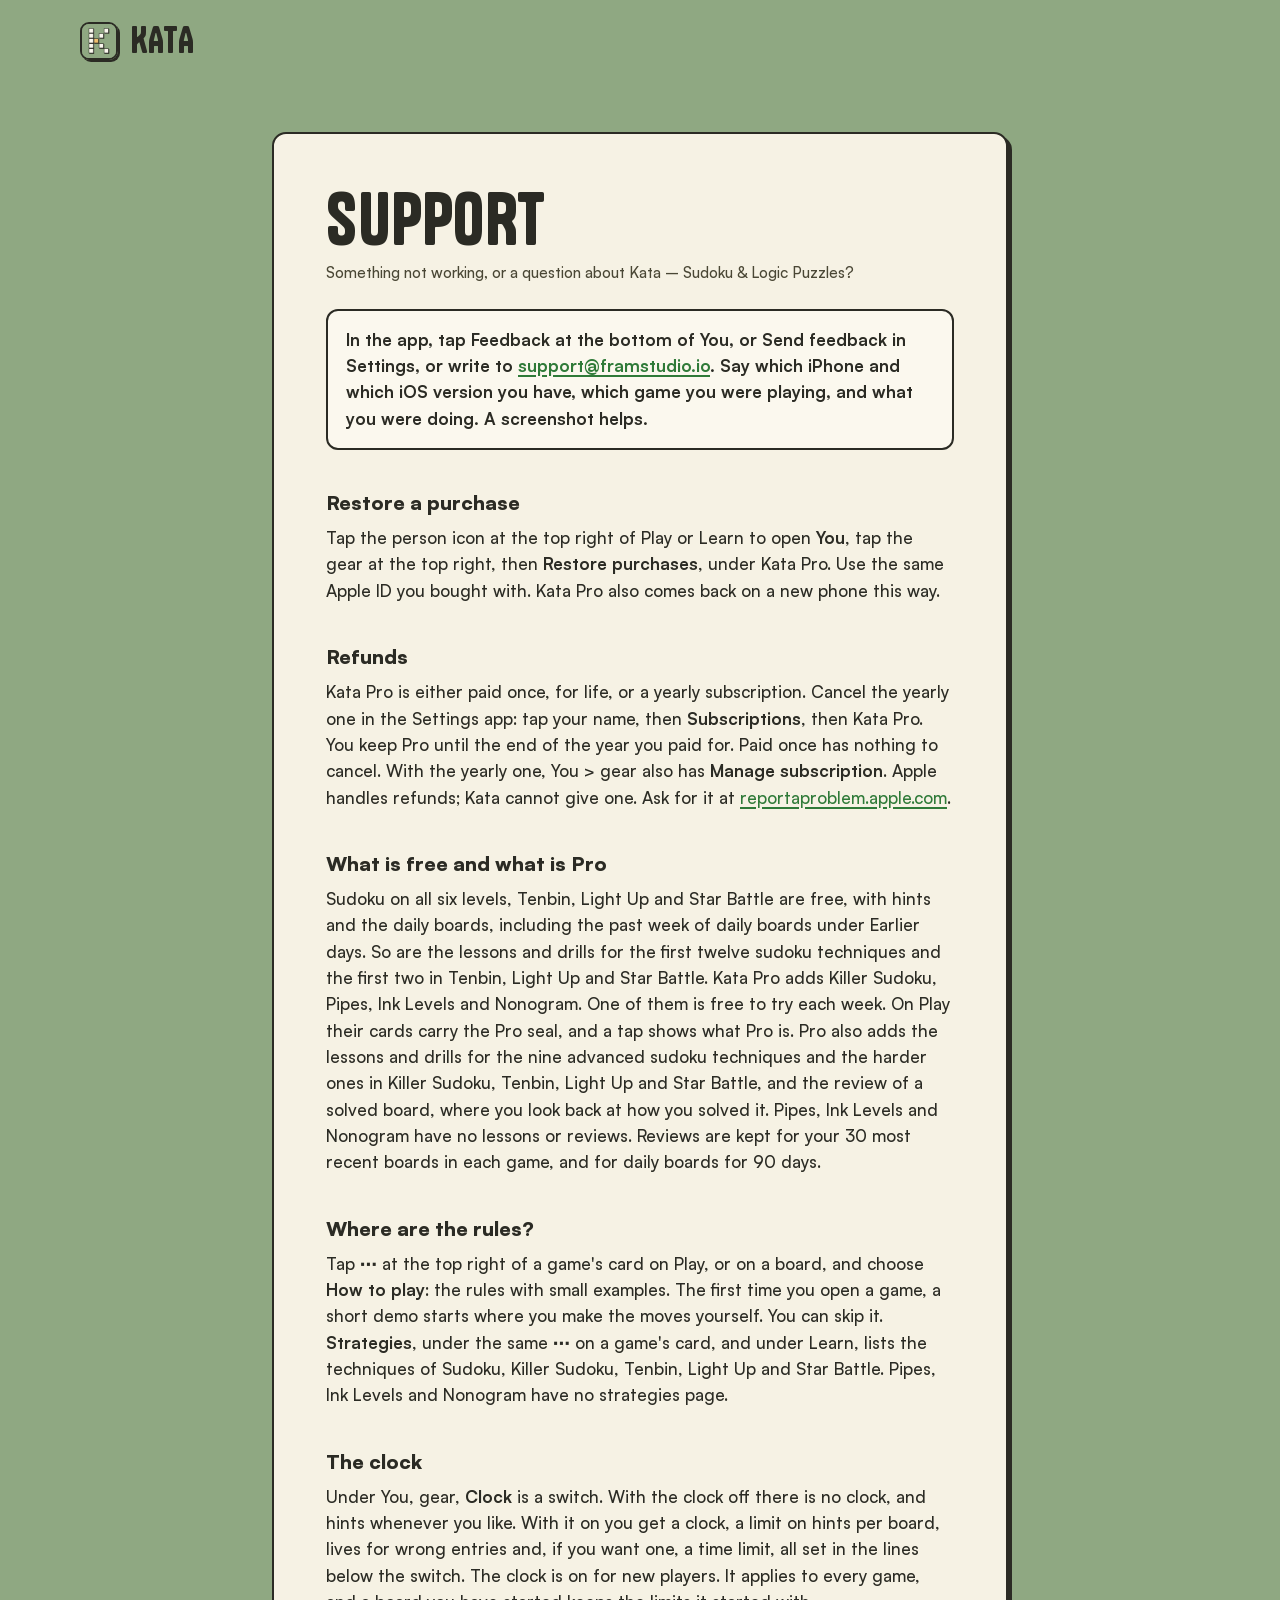
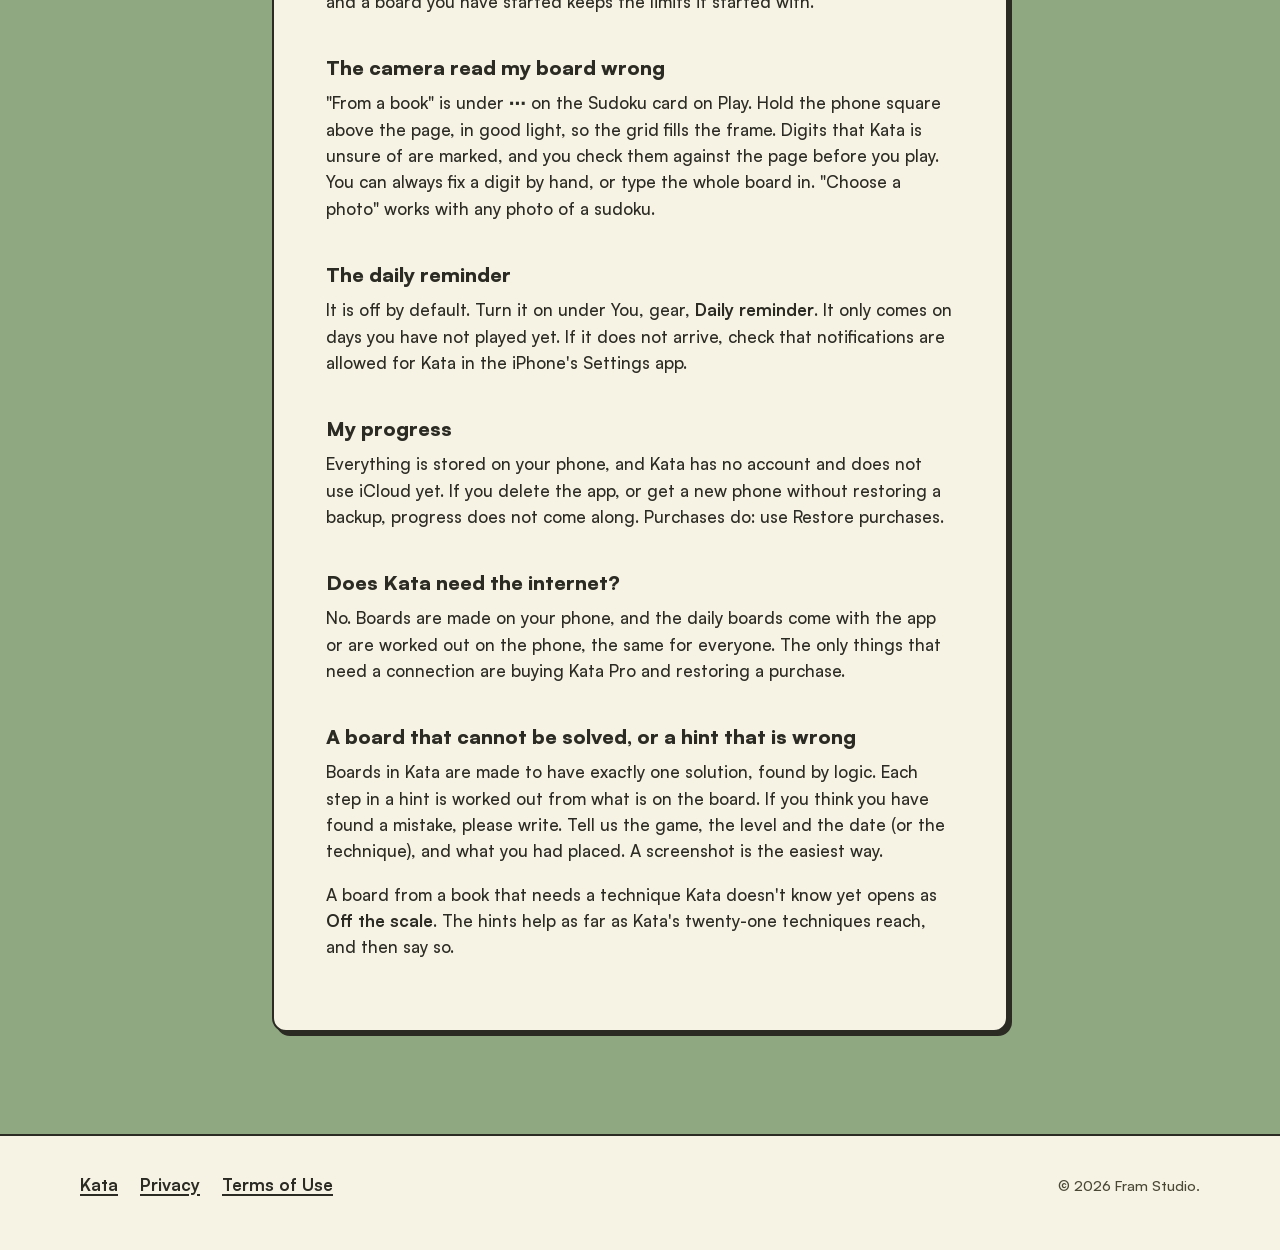
<file: support/index.html>
<!doctype html>
<html lang="en">
<head>
  <meta charset="utf-8">
  <meta name="viewport" content="width=device-width, initial-scale=1">
  <title>Support · Kata – Sudoku &amp; Logic Puzzles</title>
  <meta name="description" content="Answers about Kata, and how to reach us.">
  <link rel="canonical" href="https://fram-studio.github.io/support">
  <meta name="theme-color" content="#8fa882">
  <link rel="icon" type="image/png" sizes="32x32" href="/img/favicon-32.png">
  <link rel="icon" type="image/png" sizes="64x64" href="/img/favicon.png">
  <link rel="apple-touch-icon" href="/img/apple-touch-icon.png">
  <link rel="stylesheet" href="/fonts/fonts.css">
  <link rel="stylesheet" href="/style.css">
</head>
<body>
  <a class="skip" href="#main">Skip to the content</a>
  <header class="top"><div class="wrap">
    <a class="mark" href="/"><img src="/img/icon.png" alt="" width="38" height="38">Kata</a>
  </div></header>

  <main class="page" id="main"><div class="wrap">
    <article class="card sheet">
      <h1>Support</h1>
      <p class="meta">Something not working, or a question about Kata – Sudoku &amp; Logic Puzzles?</p>

      <p class="plain">In the app, tap <strong>Feedback</strong> at the bottom of You, or <strong>Send feedback</strong> in Settings, or write to <a href="mailto:support@framstudio.io">support@framstudio.io</a>. Say which iPhone and which iOS version you have, which game you were playing, and what you were doing. A screenshot helps.</p>

      <h2>Restore a purchase</h2>
      <p>Tap the person icon at the top right of Play or Learn to open <span class="answer">You</span>, tap the gear at the top right, then <span class="answer">Restore purchases</span>, under Kata Pro. Use the same Apple ID you bought with. Kata Pro also comes back on a new phone this way.</p>

      <h2>Refunds</h2>
      <p>Kata Pro is either paid once, for life, or a yearly subscription. Cancel the yearly one in the Settings app: tap your name, then <span class="answer">Subscriptions</span>, then Kata Pro. You keep Pro until the end of the year you paid for. Paid once has nothing to cancel. With the yearly one, You &gt; gear also has <span class="answer">Manage subscription</span>. Apple handles refunds; Kata cannot give one. Ask for it at <a href="https://reportaproblem.apple.com">reportaproblem.apple.com</a>.</p>

      <h2>What is free and what is Pro</h2>
      <p>Sudoku on all six levels, Tenbin, Light Up and Star Battle are free, with hints and the daily boards, including the past week of daily boards under Earlier days. So are the lessons and drills for the first twelve sudoku techniques and the first two in Tenbin, Light Up and Star Battle. Kata Pro adds Killer Sudoku, Pipes, Ink Levels and Nonogram. One of them is free to try each week. On Play their cards carry the Pro seal, and a tap shows what Pro is. Pro also adds the lessons and drills for the nine advanced sudoku techniques and the harder ones in Killer Sudoku, Tenbin, Light Up and Star Battle, and the review of a solved board, where you look back at how you solved it. Pipes, Ink Levels and Nonogram have no lessons or reviews. Reviews are kept for your 30 most recent boards in each game, and for daily boards for 90 days.</p>

      <h2>Where are the rules?</h2>
      <p>Tap <span class="answer">&#8943;</span> at the top right of a game's card on Play, or on a board, and choose <span class="answer">How to play</span>: the rules with small examples. The first time you open a game, a short demo starts where you make the moves yourself. You can skip it. <span class="answer">Strategies</span>, under the same <span class="answer">&#8943;</span> on a game's card, and under Learn, lists the techniques of Sudoku, Killer Sudoku, Tenbin, Light Up and Star Battle. Pipes, Ink Levels and Nonogram have no strategies page.</p>

      <h2>The clock</h2>
      <p>Under You, gear, <span class="answer">Clock</span> is a switch. With the clock off there is no clock, and hints whenever you like. With it on you get a clock, a limit on hints per board, lives for wrong entries and, if you want one, a time limit, all set in the lines below the switch. The clock is on for new players. It applies to every game, and a board you have started keeps the limits it started with.</p>

      <h2>The camera read my board wrong</h2>
      <p>"From a book" is under <span class="answer">&#8943;</span> on the Sudoku card on Play. Hold the phone square above the page, in good light, so the grid fills the frame. Digits that Kata is unsure of are marked, and you check them against the page before you play. You can always fix a digit by hand, or type the whole board in. "Choose a photo" works with any photo of a sudoku.</p>

      <h2>The daily reminder</h2>
      <p>It is off by default. Turn it on under You, gear, <span class="answer">Daily reminder</span>. It only comes on days you have not played yet. If it does not arrive, check that notifications are allowed for Kata in the iPhone's Settings app.</p>

      <h2>My progress</h2>
      <p>Everything is stored on your phone, and Kata has no account and does not use iCloud yet. If you delete the app, or get a new phone without restoring a backup, progress does not come along. Purchases do: use Restore purchases.</p>

      <h2>Does Kata need the internet?</h2>
      <p>No. Boards are made on your phone, and the daily boards come with the app or are worked out on the phone, the same for everyone. The only things that need a connection are buying Kata Pro and restoring a purchase.</p>

      <h2>A board that cannot be solved, or a hint that is wrong</h2>
      <p>Boards in Kata are made to have exactly one solution, found by logic. Each step in a hint is worked out from what is on the board. If you think you have found a mistake, please write. Tell us the game, the level and the date (or the technique), and what you had placed. A screenshot is the easiest way.</p>
      <p>A board from a book that needs a technique Kata doesn't know yet opens as <span class="answer">Off the scale</span>. The hints help as far as Kata's twenty-one techniques reach, and then say so.</p>
    </article>
  </div></main>

  <footer><div class="wrap">
    <nav aria-label="Legal"><a href="/">Kata</a><a href="/privacy">Privacy</a><a href="https://www.apple.com/legal/internet-services/itunes/dev/stdeula/">Terms of Use</a></nav>
    <small>&copy; 2026 Fram Studio.</small>
  </div></footer>
</body>
</html>
</file>
<file: fonts/fonts.css>
/* Tanker og Satoshi fra Fontshare (ITF Free Font License), lagt på egen server: lisensen tillater det,
   og besøkende sender da ingen IP-adresse til en tredjepart. */
@font-face { font-family: 'Tanker'; src: url('/fonts/tanker-400.woff2') format('woff2'); font-weight: 400; font-style: normal; font-display: swap; }
@font-face { font-family: 'Satoshi'; src: url('/fonts/satoshi-400.woff2') format('woff2'); font-weight: 400; font-style: normal; font-display: swap; }
@font-face { font-family: 'Satoshi'; src: url('/fonts/satoshi-500.woff2') format('woff2'); font-weight: 500; font-style: normal; font-display: swap; }
@font-face { font-family: 'Satoshi'; src: url('/fonts/satoshi-700.woff2') format('woff2'); font-weight: 700; font-style: normal; font-display: swap; }
@font-face { font-family: 'Satoshi'; src: url('/fonts/satoshi-900.woff2') format('woff2'); font-weight: 900; font-style: normal; font-display: swap; }
</file>
<file: style.css>
/* Kata: siden er et skuffearkiv. Samme språk som appen (Filing): salvie, kremkartong,
   blekkontur og en hard skygge rett ned til høyre. Fontene ligger på siden selv (fonts/). */

:root {
  --sage: #8fa882;
  --tray: #7e8f6b;
  --dot: #6e7f5c;
  --card: #f6f2e4;
  --raised: #fbf8ee;
  --ink: #2b2b24;
  --soft: #4a4735;
  --faint: #9a937a;
  --green: #2f7a38;
  --amber: #f0c070;
  --red: #c2542b;
  --spent: #e6dcc0;
  --witness: #bfd4b2;
  --peers: #efeadb;

  --belt-beginner: #f2efe6;
  --belt-easy: #e8c84a;
  --belt-medium: #b5511f;
  --belt-hard: #2f7a38;
  --belt-expert: #2e6fb0;
  --belt-extreme: #6e4526;

  --display: "Tanker", "Arial Narrow", Impact, sans-serif;
  --text: "Satoshi", system-ui, -apple-system, "Segoe UI", sans-serif;

  --edge: 2px solid var(--ink);
  --shadow: 4px 4px 0 var(--ink);
  --radius: 14px;
  --gutter: clamp(16px, 4vw, 40px);
}

*, *::before, *::after { box-sizing: border-box; }

html { scroll-behavior: smooth; -webkit-text-size-adjust: 100%; }
@media (prefers-reduced-motion: reduce) { html { scroll-behavior: auto; } }

body {
  margin: 0;
  background: var(--sage);
  color: var(--ink);
  font: 500 1.0625rem/1.55 var(--text);
  -webkit-font-smoothing: antialiased;
}

img { max-width: 100%; height: auto; display: block; }
a { color: var(--green); text-underline-offset: 3px; text-decoration-thickness: 2px; }
a:hover { color: var(--ink); }

:focus-visible { outline: 3px solid var(--ink); outline-offset: 3px; border-radius: 4px; }

.wrap { width: min(1120px, 100% - 2 * var(--gutter)); margin-inline: auto; }

.skip {
  position: absolute; left: -999px; top: 8px; z-index: 10;
  background: var(--card); border: var(--edge); border-radius: 8px; padding: 8px 12px;
}
.skip:focus { left: 8px; }

h1, h2, h3 { font-family: var(--display); font-weight: 400; text-transform: uppercase; line-height: 0.95; letter-spacing: 0.01em; margin: 0; }
h1 { font-size: clamp(3.4rem, 9.4vw, 7.4rem); }
.hero h1 { font-size: clamp(3.2rem, 7.6vw, 6.4rem); }
h2 { font-size: clamp(2.2rem, 5vw, 3.6rem); }
h3 { font-size: 1.6rem; }
p { margin: 0 0 1em; }

.eyebrow {
  font: 800 0.78rem/1 var(--text);
  letter-spacing: 0.14em; text-transform: uppercase; color: var(--ink);
  margin: 0 0 14px;
}

/* ---------- Kort: alt som kan tas i er kartong ---------- */
.card {
  background: var(--card);
  border: var(--edge);
  border-radius: var(--radius);
  box-shadow: var(--shadow);
}

.button {
  display: inline-flex; align-items: center; justify-content: center; gap: 8px;
  font: 800 0.95rem/1 var(--text); letter-spacing: 0.06em; text-transform: uppercase;
  text-decoration: none;
  padding: 15px 22px; min-height: 48px;
  background: var(--green); color: var(--card);
  border: var(--edge); border-radius: 12px; box-shadow: var(--shadow);
  cursor: pointer;
}
.button:hover { color: var(--card); transform: translate(1px, 1px); box-shadow: 3px 3px 0 var(--ink); }
.button:active { transform: translate(4px, 4px); box-shadow: 0 0 0 var(--ink); }
.button.quiet { background: var(--card); color: var(--ink); }
.button.quiet:hover { color: var(--ink); }
.button[aria-disabled="true"] { background: var(--spent); color: var(--soft); cursor: default; box-shadow: var(--shadow); transform: none; }
/* Til appen er i butikken: en knapp uten lenke (store.js gjør den til en lenke). */
.button.soon, .button.soon:hover { text-align: center; background: var(--spent); color: var(--ink); cursor: default; transform: none; box-shadow: var(--shadow); }
@media (prefers-reduced-motion: reduce) { .button:hover, .button:active { transform: none; } }

/* ---------- Topp ---------- */
header.top { padding: 22px 0 0; }
header.top .wrap { display: flex; align-items: center; gap: 24px; flex-wrap: wrap; }
.mark {
  font: 400 2.2rem/1 var(--display); text-transform: uppercase; letter-spacing: 0.02em;
  color: var(--ink); text-decoration: none; display: inline-flex; align-items: center; gap: 12px;
}
.mark img { width: 38px; height: 38px; border: var(--edge); border-radius: 9px; box-shadow: 2px 2px 0 var(--ink); }
.mark:hover { color: var(--ink); }
header.top nav { margin-left: auto; display: flex; gap: 20px; align-items: center; flex-wrap: wrap; }
header.top nav a:not(.button) { color: var(--ink); font-weight: 700; text-decoration: none; }
header.top nav a:not(.button):hover { text-decoration: underline; text-decoration-thickness: 2px; text-underline-offset: 4px; }
header.top .button { padding: 11px 16px; min-height: 42px; font-size: 0.8rem; }
@media (max-width: 720px) { header.top nav a:not(.button) { display: none; } }

/* ---------- Forside ---------- */
.hero { padding: clamp(36px, 6vw, 80px) 0 clamp(48px, 7vw, 96px); }
.hero .wrap { display: grid; grid-template-columns: minmax(0, 1.05fr) minmax(0, 0.95fr); gap: clamp(28px, 5vw, 72px); align-items: center; }
@media (max-width: 900px) { .hero .wrap { grid-template-columns: 1fr; } }
.hero .lede { font-size: clamp(1.1rem, 2vw, 1.3rem); max-width: 34ch; margin: 22px 0 28px; font-weight: 500; }
.hero .actions { display: flex; gap: 14px; flex-wrap: wrap; align-items: center; }

/* Hintet: den delen av appen siden viser fram i stedet for å beskrive. */
.demo { padding: 14px; }
.strip {
  background: var(--raised); border: var(--edge); border-radius: 12px; padding: 12px 14px 14px;
  margin-bottom: 12px;
}
.strip-head { display: flex; align-items: center; gap: 10px; margin-bottom: 6px; }
.strip-title { font: 900 0.78rem/1.2 var(--text); letter-spacing: 0.1em; text-transform: uppercase; }
.ticks { display: inline-flex; gap: 4px; }
.ticks i { width: 14px; height: 5px; border-radius: 3px; background: var(--spent); border: 1.5px solid var(--ink); display: block; }
.ticks i.on { background: var(--ink); }
.strip p { margin: 0 0 12px; font-size: 0.95rem; line-height: 1.45; min-height: 4.4em; color: var(--ink); }
.strip .row { display: flex; align-items: center; justify-content: space-between; gap: 12px; flex-wrap: wrap; }
.strip .row .links { font-size: 0.85rem; font-weight: 700; color: var(--soft); }
.strip .button { padding: 12px 18px; min-height: 44px; font-size: 0.82rem; }

.board {
  --cell: min(calc((100vw - 2 * var(--gutter) - 28px - 8px) / 9), 46px);
  display: grid; grid-template-columns: repeat(9, var(--cell)); grid-template-rows: repeat(9, var(--cell));
  width: max-content; margin: 0 auto;
  border: 3px solid var(--ink); background: var(--raised); border-radius: 4px;
}
.cell {
  position: relative; display: grid; place-items: center;
  font: 700 calc(var(--cell) * 0.52)/1 var(--text); color: var(--ink);
  border-right: 1px solid rgba(43, 43, 36, 0.22); border-bottom: 1px solid rgba(43, 43, 36, 0.22);
  transition: background-color 0.18s;
}
.cell:nth-child(9n + 3), .cell:nth-child(9n + 6) { border-right: 2px solid var(--ink); }
.cell:nth-child(9n) { border-right: 0; }
.cell:nth-child(n + 19):nth-child(-n + 27), .cell:nth-child(n + 46):nth-child(-n + 54) { border-bottom: 2px solid var(--ink); }
.cell:nth-child(n + 73) { border-bottom: 0; }
.cell.shade { background: var(--spent); }
.cell.target { background: var(--amber); }
.cell.witness::after {
  content: ""; position: absolute; inset: 14%; border: 2px solid var(--ink); border-radius: 50%;
}
.cell.mine { color: var(--green); }
.cell .note {
  position: absolute; right: 7%; top: 3%; font: 800 calc(var(--cell) * 0.3)/1 var(--text); color: var(--soft);
}
.cell.struck .note { color: var(--red); text-decoration: line-through; text-decoration-thickness: 2px; }
.demo-caption { margin: 12px 4px 0; font-size: 0.82rem; color: var(--soft); text-align: center; }

/* ---------- Seksjoner ---------- */
section { padding: clamp(48px, 7vw, 96px) 0; }
.head { max-width: 40rem; margin-bottom: clamp(28px, 4vw, 48px); }
.head p:last-child { margin-bottom: 0; }
.head .sub { font-size: 1.15rem; margin-top: 18px; }

.band { background: var(--card); border-block: var(--edge); }
/* Den mørke seksjonen: skjermbildene lyser mot blekk. Kontrast over 8:1 på all tekst. */
.night {
  background: var(--ink);
  background-image: radial-gradient(#45453a 1.4px, transparent 1.6px);
  background-size: 14px 14px;
  color: var(--card);
  border-block: var(--edge);
}
.night h2 { color: var(--card); }
.night .eyebrow { color: var(--amber); }
.night a { color: var(--amber); }

/* Nivåene: skuffefaner i beltefargene. Fargen står bare på fanen, som i appen. */
.levels { display: grid; grid-template-columns: repeat(3, minmax(0, 1fr)); gap: 40px 28px; padding-top: 14px; }
@media (max-width: 960px) { .levels { grid-template-columns: repeat(2, minmax(0, 1fr)); } }
@media (max-width: 620px) { .levels { grid-template-columns: 1fr; } }
.folder { position: relative; padding: 26px 20px 20px; display: flex; flex-direction: column; }
.folder .tab {
  position: absolute; left: 18px; top: -16px;
  padding: 7px 14px 5px; border: var(--edge); border-bottom: 0; border-radius: 10px 10px 0 0;
  font: 400 1.2rem/1 var(--display); text-transform: uppercase; letter-spacing: 0.03em;
}
.folder h3 { font-size: 1.25rem; font-family: var(--text); font-weight: 900; text-transform: none; letter-spacing: 0; line-height: 1.2; margin: 0 0 4px; }
.folder .tech { margin: auto 0 0; padding: 12px 0 0; border-top: 1.5px dashed var(--faint); font-size: 0.95rem; font-weight: 700; color: var(--soft); }

/* Skjermbildene */
.shots { display: grid; grid-template-columns: repeat(4, minmax(0, 1fr)); gap: 28px; align-items: start; }
@media (max-width: 960px) { .shots { grid-template-columns: repeat(2, minmax(0, 1fr)); max-width: 640px; margin-inline: auto; gap: 36px 24px; } }
@media (max-width: 420px) { .shots { gap: 28px 16px; } .night .shot figcaption { font-size: 0.95rem; } .night .shot figcaption span { font-size: 0.85rem; } }
.shot { margin: 0; }
/* Skjermene står i Apples iPhone-ramme, bakt inn i bildet; skyggen følger formen. */
.shot img { width: 100%; height: auto; aspect-ratio: 735 / 1500; filter: drop-shadow(0 14px 22px rgba(0, 0, 0, 0.22)); }
.shot figcaption { margin-top: 18px; font-weight: 700; }
.shot figcaption span { display: block; font-weight: 500; color: var(--soft); font-size: 0.95rem; margin-top: 4px; }
.night .shot img { filter: drop-shadow(0 14px 26px rgba(0, 0, 0, 0.45)); }
.night .shot figcaption { color: var(--card); font-size: 1.05rem; }
.night .shot figcaption span { color: var(--spent); }

/* Rolig med vilje */
.calm { display: grid; grid-template-columns: repeat(4, minmax(0, 1fr)); gap: 20px; }
@media (max-width: 960px) { .calm { grid-template-columns: repeat(2, minmax(0, 1fr)); } }
@media (max-width: 560px) { .calm { grid-template-columns: 1fr; } }
.calm .card { padding: 20px 18px 18px; }
.calm h3 { font-family: var(--text); font-weight: 900; text-transform: none; font-size: 1.15rem; line-height: 1.2; letter-spacing: 0; margin-bottom: 8px; }
.calm p { margin: 0; font-size: 0.97rem; color: var(--soft); }

.twocol { display: grid; grid-template-columns: repeat(2, minmax(0, 1fr)); gap: 28px; }
@media (max-width: 760px) { .twocol { grid-template-columns: 1fr; } }
.plan { padding: 26px 24px; }
.plan h3 { margin-bottom: 14px; }
.plan ul { margin: 0; padding: 0; list-style: none; display: grid; gap: 10px; }
.plan li { padding-left: 26px; position: relative; font-weight: 500; }
.plan li::before { content: ""; position: absolute; left: 2px; top: 0.5em; width: 11px; height: 11px; border: var(--edge); border-radius: 3px; background: var(--card); }
.plan.plus li::before { background: var(--amber); }
.plan .note { margin: 16px 0 0; font-size: 0.9rem; color: var(--soft); }

.closing { text-align: left; }
.closing .card { padding: clamp(28px, 5vw, 56px); display: grid; gap: 22px; justify-items: start; background: var(--card); }
.closing h2 { max-width: 16ch; }
.closing p { margin: 0; max-width: 34rem; }
.app-icon { width: 96px; height: 96px; border: var(--edge); border-radius: 22px; box-shadow: var(--shadow); }

/* Forsiden: telefonen med hintet, og de fem ikonene under knappene. */
.phone { margin: 0; justify-self: center; width: min(300px, 100%); }
.phone img { aspect-ratio: 735 / 1500; filter: drop-shadow(0 16px 26px rgba(43, 43, 36, 0.28)); }
.phone figcaption { margin-top: 16px; font-size: 0.9rem; font-weight: 700; color: var(--ink); text-align: center; }
@media (max-width: 900px) { .phone { width: min(300px, 78%); } }
.icon-row { list-style: none; margin: 34px 0 0; padding: 0; display: flex; gap: 10px; flex-wrap: wrap; }
.icon-row svg { width: 50px; height: 50px; display: block; box-shadow: 3px 3px 0 var(--ink); }

/* Spillene: ett kort per spill, med ikonet i stort. */
.games { list-style: none; margin: 0; padding: 0; display: grid; grid-template-columns: repeat(5, minmax(0, 1fr)); gap: 22px; }
.game { display: flex; flex-direction: column; gap: 16px; padding: 20px 18px; }
.game svg { flex: none; width: 76px; height: 76px; box-shadow: 3px 3px 0 var(--ink); }
.game h3 { font-size: 1.6rem; margin: 0 0 8px; }
/* Flere spill på vei: en stiplet rad under kortene, som det uskarpe kortet i appen. */
.more-games { margin: 22px 0 0; padding: 18px 22px; border: 2px dashed var(--ink); border-radius: 14px; text-align: center; color: var(--ink); }
@media (max-width: 1040px) { .games { grid-template-columns: repeat(6, minmax(0, 1fr)); } .game { grid-column: span 2; } .game:nth-child(4) { grid-column: 2 / span 2; } }
@media (max-width: 760px) {
  .games { grid-template-columns: 1fr; gap: 18px; }
  .game, .game:nth-child(4) { grid-column: auto; flex-direction: row; align-items: flex-start; }
  .game svg { width: 64px; height: 64px; }
}
.game p { margin: 0; font-size: 0.97rem; color: var(--soft); }

/* Hintet: teksten til venstre, brettet til høyre. */
.split { display: grid; grid-template-columns: minmax(0, 1fr) minmax(0, 1fr); gap: clamp(28px, 5vw, 72px); align-items: center; }
@media (max-width: 900px) { .split { grid-template-columns: 1fr; } }
.split h2 { margin-bottom: 26px; }
.steps { counter-reset: step; list-style: none; margin: 0 0 24px; padding: 0; display: grid; gap: 14px; }
.steps li { counter-increment: step; position: relative; padding-left: 52px; min-height: 38px; }
.steps li::before {
  content: counter(step); position: absolute; left: 0; top: -2px; width: 36px; height: 36px;
  display: grid; place-items: center; font: 400 1.3rem/1 var(--display);
  background: var(--amber); border: var(--edge); border-radius: 8px; box-shadow: 2px 2px 0 var(--ink);
}
.split > div > p { max-width: 36rem; }

.plan.challenge li::before { background: var(--ink); }
.trio { display: grid; grid-template-columns: repeat(3, minmax(0, 1fr)); gap: 20px; margin-top: 28px; }
@media (max-width: 860px) { .trio { grid-template-columns: 1fr; } }
.trio .card, .calm .card { padding: 20px 18px 18px; }
.trio h3 { font-family: var(--text); font-weight: 900; text-transform: none; font-size: 1.15rem; line-height: 1.2; letter-spacing: 0; margin-bottom: 8px; }
.trio p { margin: 0; font-size: 0.97rem; color: var(--soft); }
.aside { margin: 36px 0 0; max-width: 40rem; }

/* ---------- Tekstsider (personvern, støtte) ---------- */
.page { padding: clamp(36px, 6vw, 72px) 0 clamp(56px, 8vw, 110px); }
.page .sheet { padding: clamp(24px, 5vw, 52px); max-width: 46rem; margin-inline: auto; }
.page h1 { font-size: clamp(2.6rem, 7vw, 4.4rem); margin-bottom: 8px; }
.page h2 { font: 900 1.25rem/1.25 var(--text); text-transform: none; letter-spacing: 0; margin: 2em 0 0.5em; }
.page .meta { color: var(--soft); font-size: 0.95rem; margin-bottom: 1.6em; }
.page ul { padding-left: 1.2em; }
.page li { margin-bottom: 0.4em; }
.page .answer { font-weight: 700; }
.plain { background: var(--raised); border: var(--edge); border-radius: 12px; padding: 16px 18px; margin: 0 0 1.4em; font-weight: 700; }

footer { padding: 36px 0 52px; border-top: var(--edge); background: var(--card); }
footer .wrap { display: flex; gap: 14px 28px; flex-wrap: wrap; align-items: baseline; justify-content: space-between; }
footer nav { display: flex; gap: 8px 22px; flex-wrap: wrap; }
footer a { color: var(--ink); font-weight: 700; }
footer small { color: var(--soft); font-size: 0.9rem; }
</file>
